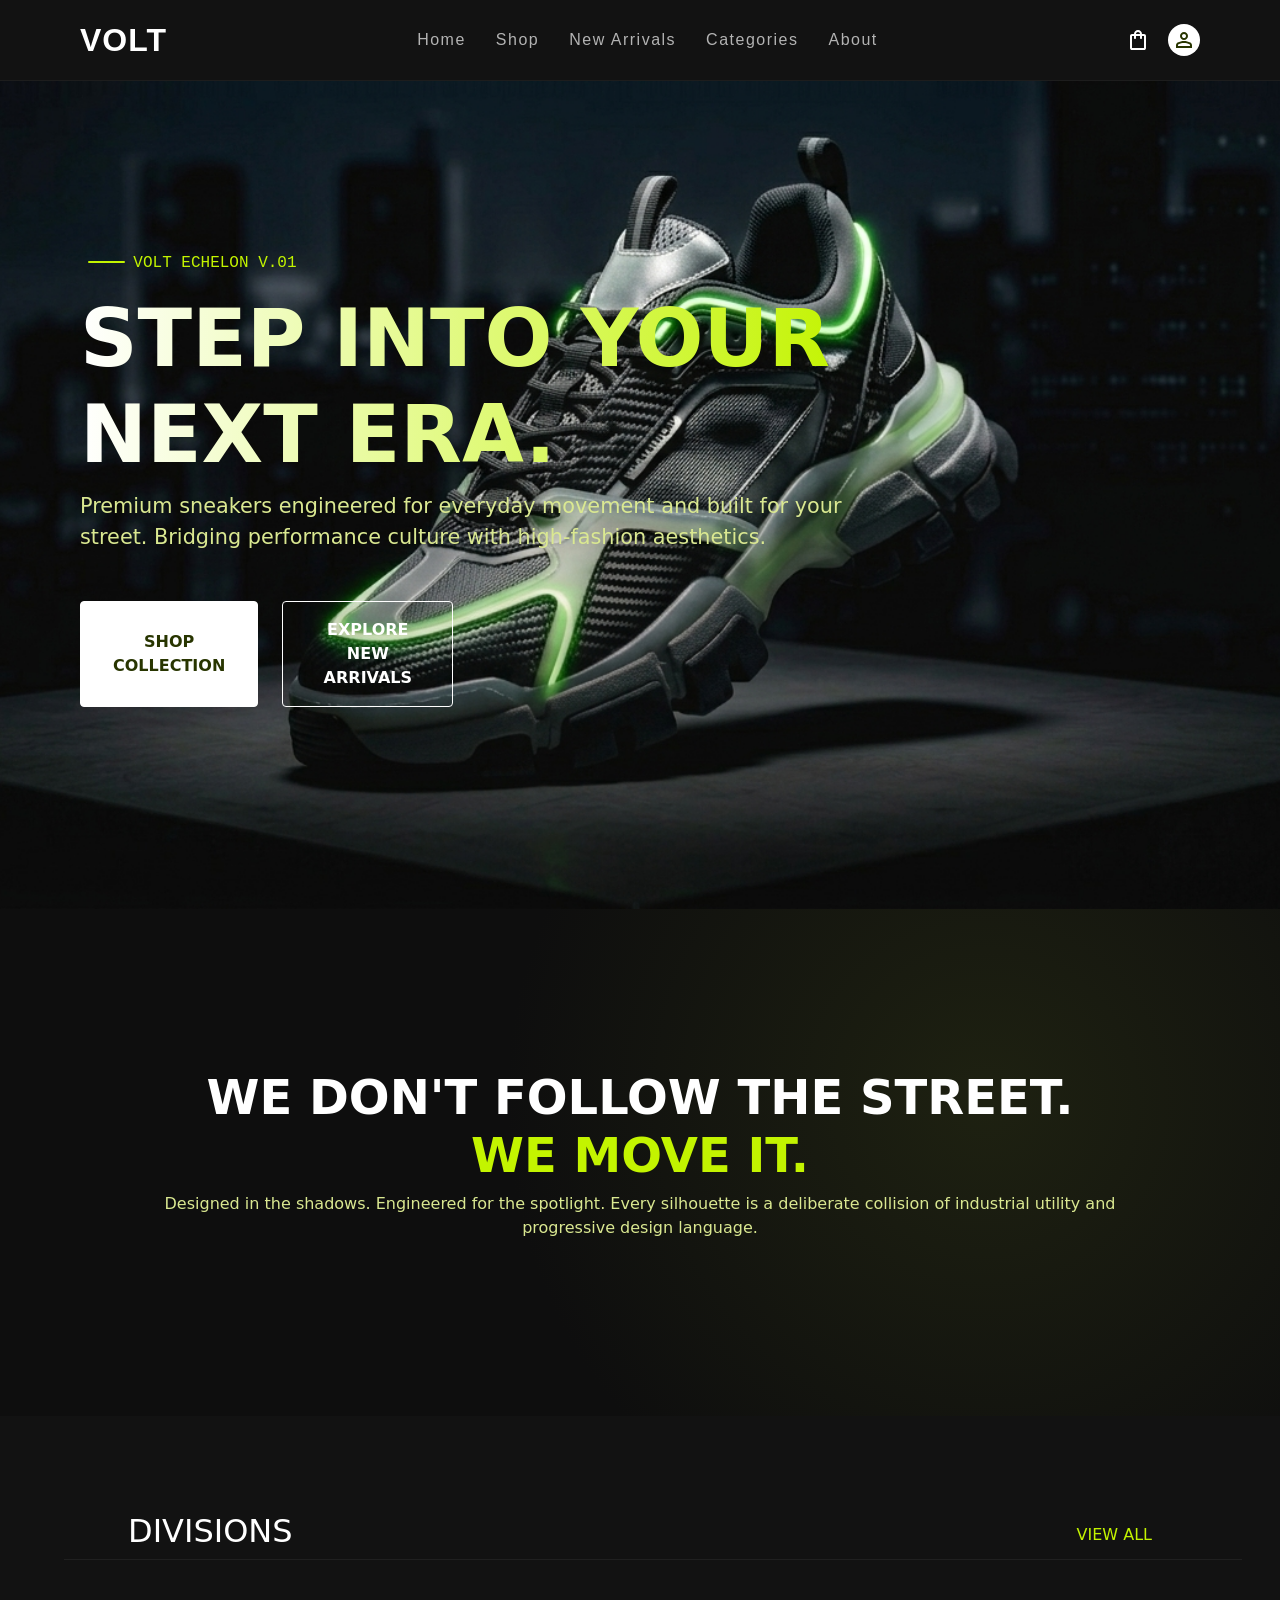
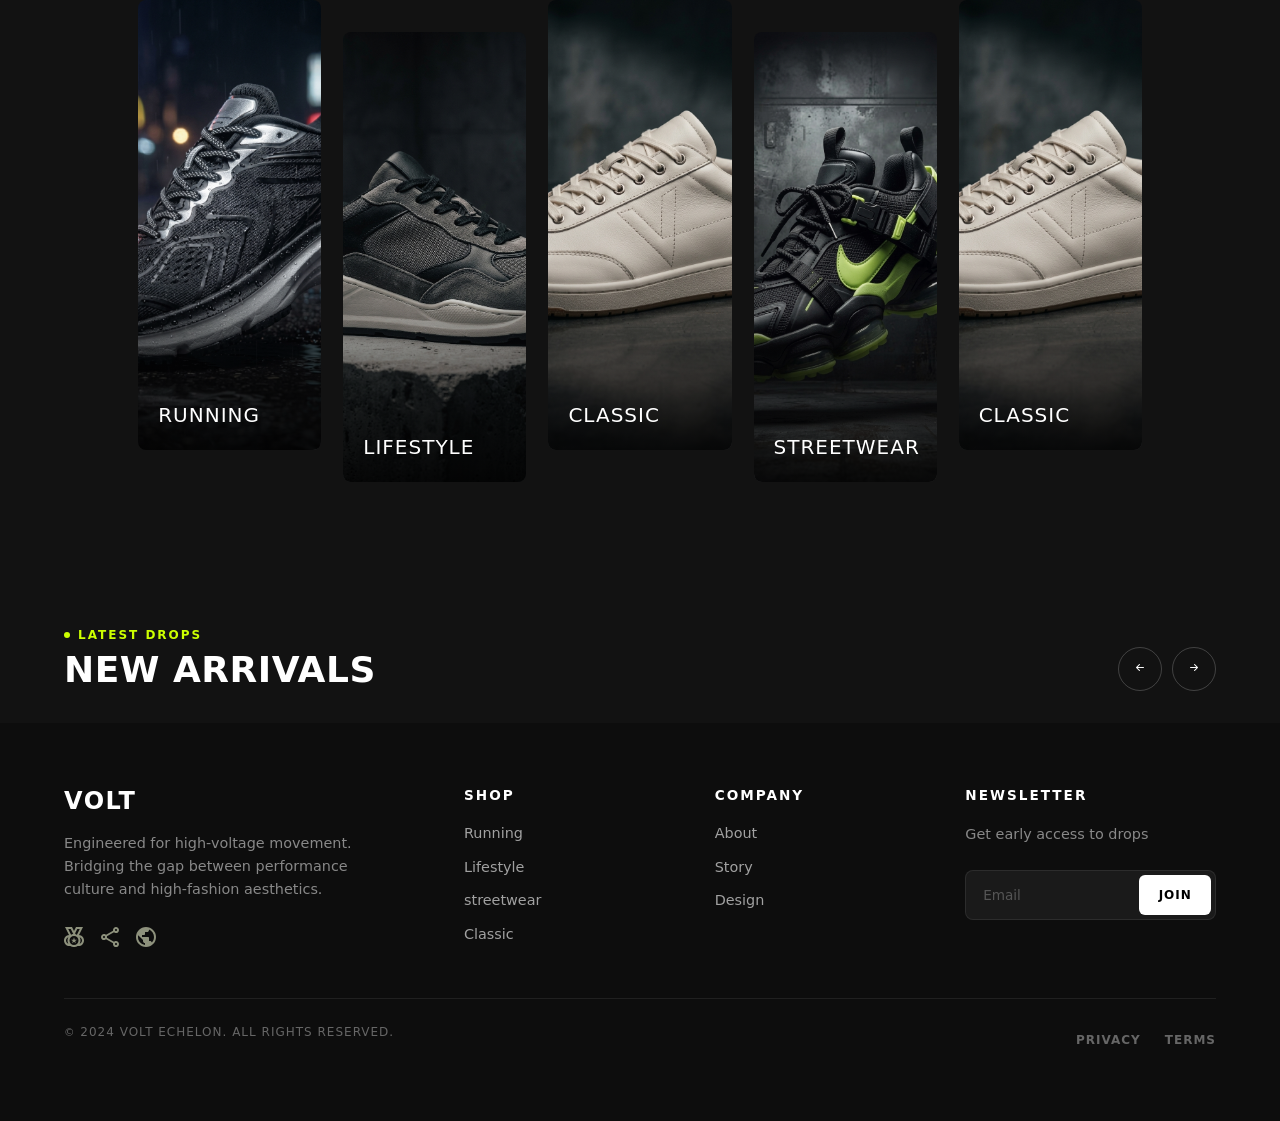
<file: index.html>
<!DOCTYPE html>
<html lang="en">

<head>
    <meta charset="UTF-8">
    <meta name="viewport" content="width=device-width, initial-scale=1.0">
    <meta name="description" content="Shop premium sneakers at VOLT — a modern streetwear store with smart search,\
        filters, and an interactive shopping cart.">
    <meta name="author" content="Zeyad Amin">
    <link href="https://cdn.jsdelivr.net/npm/bootstrap@5.3.8/dist/css/bootstrap.min.css" rel="stylesheet">
    <link rel="stylesheet" href="https://cdn.jsdelivr.net/npm/bootstrap-icons@1.13.1/font/bootstrap-icons.min.css">
    <link rel="stylesheet" href="css/global.css">
    <link rel="stylesheet" href="css/components/navbar.css">
    <link rel="stylesheet" href="css/pages/home.css">
    <link rel="stylesheet" href="css/components/footer.css">
    <title>VOLT — Premium Sneakers</title>
</head>

<body>
    <div id="navbar"></div>

    <main>
        <!-- hero section -->
        <section id="hero">
            <div id="hero-content" class="col-lg-4 col-md-6 col-sm-12 text-center text-lg-start">
                <div class="eyebrow">
                    <span></span>
                    <p>VOLT ECHELON V.01</p>
                </div>
                <h1>
                    STEP INTO YOUR NEXT
                    ERA.
                </h1>
                <p>Premium sneakers engineered for everyday movement and built for
                    your street. Bridging performance culture with high-fashion
                    aesthetics.</p>
                <div id="hero-btns">
                    <button class="btn btn-secondary shop-collection">SHOP COLLECTION</button>
                    <button class="btn btn-outline-secondary explore">EXPLORE NEW ARRIVALS</button>
                </div>
            </div>
        </section>
        <!-- brand statement -->
        <section class="brand-statement">
            <h1>WE DON'T FOLLOW THE STREET. <br>
                <span>WE MOVE IT.</span>
            </h1>
            <p>Designed in the shadows. Engineered for the spotlight. Every silhouette is a deliberate
                collision of industrial utility and progressive design language.</p>
        </section>
        <section class="divisions">
            <!-- Section Header -->
            <div class="section-header-top">
                <h2>DIVISIONS</h2>
                <a href="#">VIEW ALL</a>
            </div>

            <hr>
            <div class="divisions-grid">
                <a href="#" class="division-card">
                    <img src="./assets/images/categories/Gemini_Generated_Image_m293fam293fam293.jpeg" alt="Running">
                    <span>RUNNING</span>
                </a>
                <a href="#" class="division-card">
                    <img src="./assets/images/categories/Gemini_Generated_Image_jv0uafjv0uafjv0u.jpeg" alt="Lifestyle">
                    <span>LIFESTYLE</span>
                </a>
                <a href="#" class="division-card">
                    <img src="./assets/images/categories/Gemini_Generated_Image_lqr2qylqr2qylqr2.jpeg" alt="Classic">
                    <span>CLASSIC</span>
                </a>
                <a href="#" class="division-card">
                    <img src="./assets/images/categories/Gemini_Generated_Image_qt5bhfqt5bhfqt5b.jpeg" alt="Streetwear">
                    <span>STREETWEAR</span>
                </a>
                <a href="#" class="division-card">
                    <img src="./assets/images/categories/Gemini_Generated_Image_lqr2qylqr2qylqr2.jpeg" alt="Classic">
                    <span>CLASSIC</span>
                </a>
            </div>
        </section>
        <section class="new-arrivals">
            <div class="section-header">
                <div class="section-label">
                    <span class="new-arrivals-dot"></span>
                    <span>LATEST DROPS</span>
                </div>
                <h1>NEW ARRIVALS</h1>
            </div>

            <div class="carousel-controls">
                <button type="button" aria-label="Previous slide">
                    <i class="bi bi-arrow-left-short"></i>
                </button>
                <button type="button" aria-label="Next slide">
                    <i class="bi bi-arrow-right-short"></i>
                </button>
            </div>
        </section>
    </main>


    <footer></footer>
    <script src="js/main.js" type="module"></script>
</body>

</html>
</file>
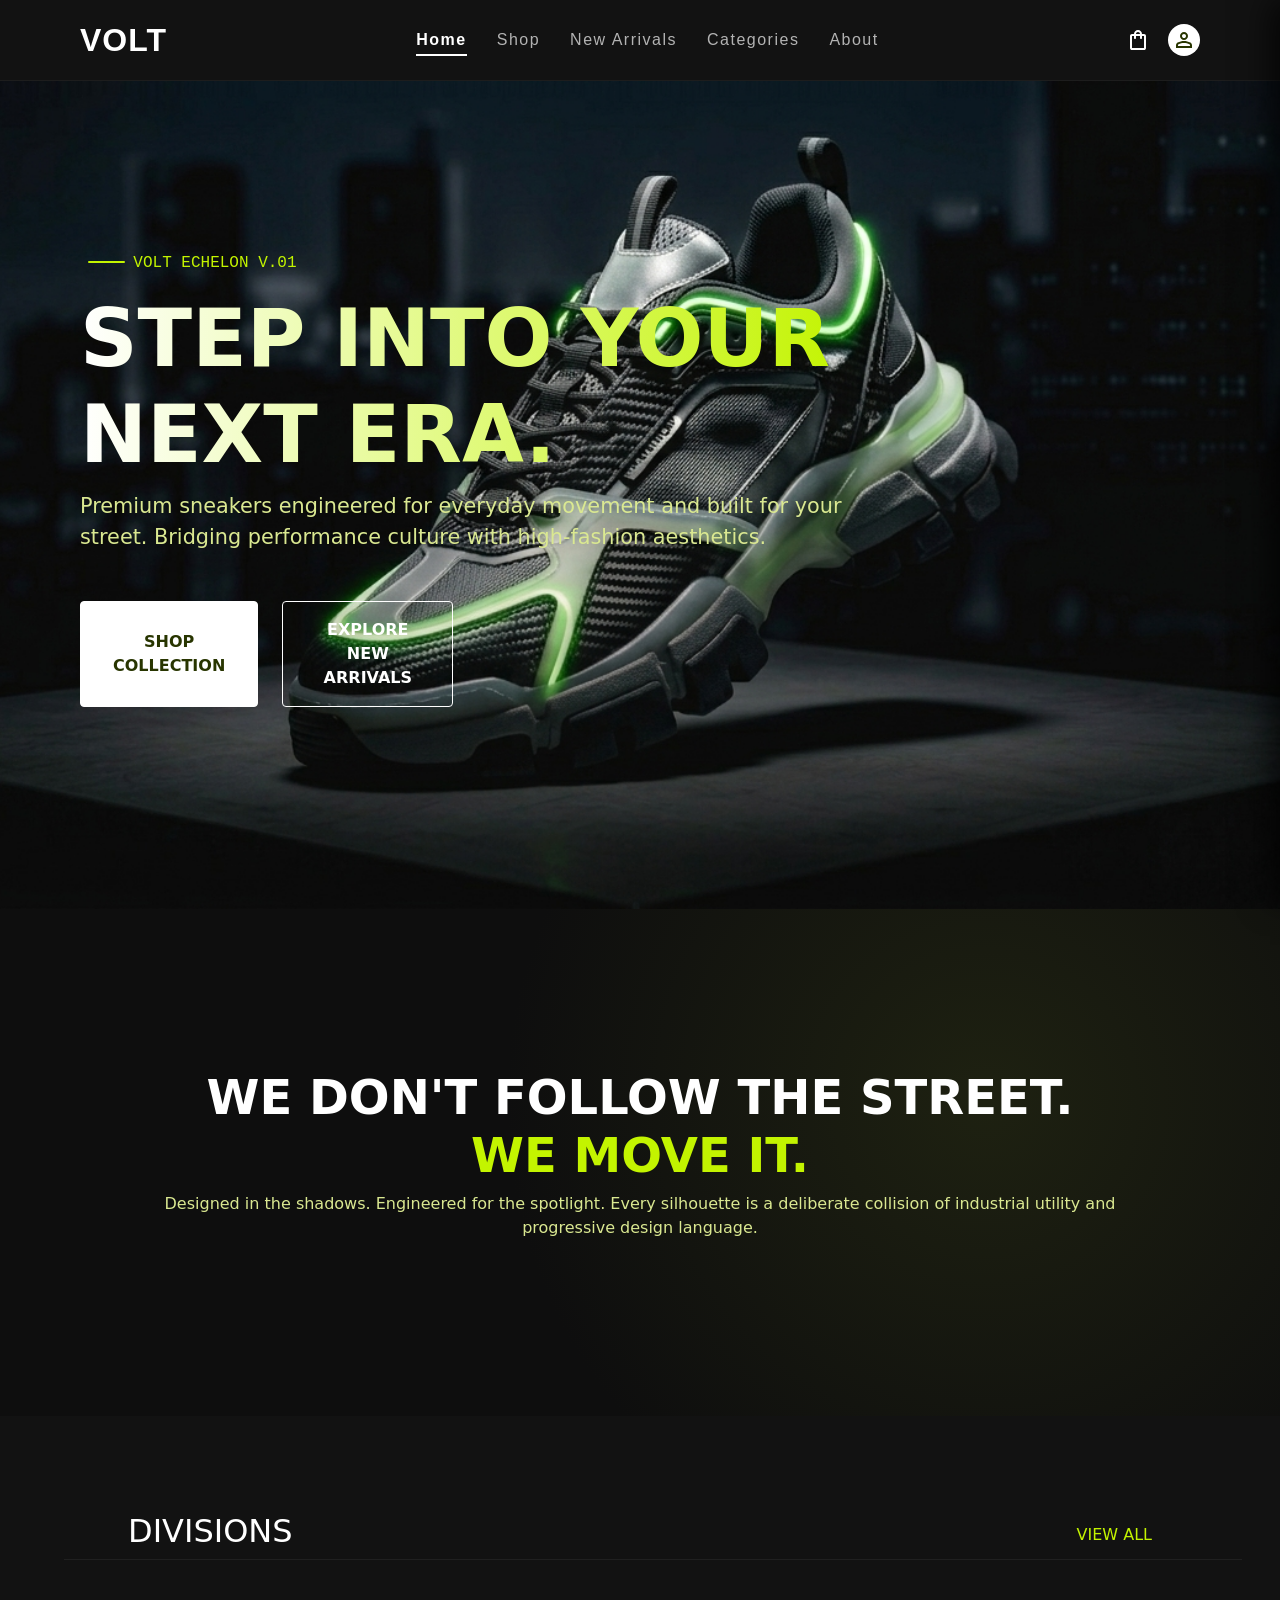
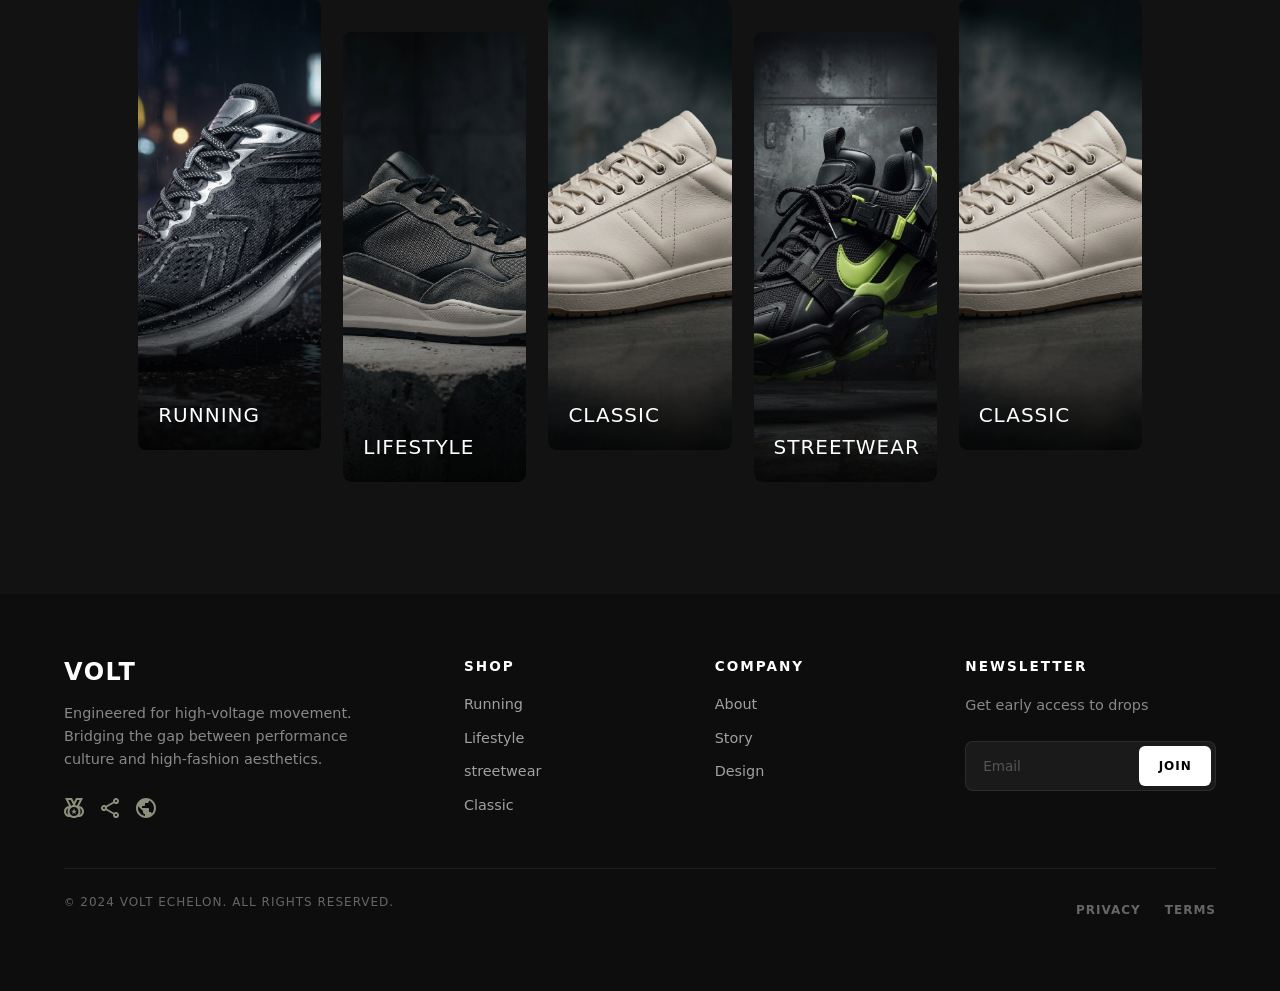
<file: pages/index.html>
<!DOCTYPE html>
<html lang="en">

<head>
    <meta charset="UTF-8">
    <meta name="viewport" content="width=device-width, initial-scale=1.0">
    <meta name="description" content="Shop premium sneakers at VOLT — a modern streetwear store with smart search,\
        filters, and an interactive shopping cart.">
    <meta name="author" content="Zeyad Amin">
    <link href="https://cdn.jsdelivr.net/npm/bootstrap@5.3.8/dist/css/bootstrap.min.css" rel="stylesheet">
    <link rel="stylesheet" href="https://cdn.jsdelivr.net/npm/bootstrap-icons@1.13.1/font/bootstrap-icons.min.css">
    <link rel="stylesheet" href="../css/global.css">
    <link rel="stylesheet" href="../css/components/navbar.css">
    <link rel="stylesheet" href="../css/components/cart.css">
    <link rel="stylesheet" href="../css/pages/home.css">
    <link rel="stylesheet" href="../css/components/footer.css">
    <title>VOLT — Premium Sneakers</title>
</head>

<body>
    <div id="navbar"></div>
    <div id="cart-container"></div>
    <main>
        <section id="hero">
            <div id="hero-content" class="col-lg-4 col-md-6 col-sm-12 text-center text-lg-start">
                <div class="eyebrow">
                    <span></span>
                    <p>VOLT ECHELON V.01</p>
                </div>
                <h1>
                    STEP INTO YOUR NEXT
                    ERA.
                </h1>
                <p>Premium sneakers engineered for everyday movement and built for
                    your street. Bridging performance culture with high-fashion
                    aesthetics.</p>
                <div id="hero-btns">
                    <button class="btn btn-secondary shop-collection">SHOP COLLECTION</button>
                    <button class="btn btn-outline-secondary explore">EXPLORE NEW ARRIVALS</button>
                </div>
            </div>
        </section>
        <!-- brand statement -->
        <section class="brand-statement">
            <h1>WE DON'T FOLLOW THE STREET. <br>
                <span>WE MOVE IT.</span>
            </h1>
            <p>Designed in the shadows. Engineered for the spotlight. Every silhouette is a deliberate
                collision of industrial utility and progressive design language.</p>
        </section>
        <section class="divisions">
            <!-- Section Header -->
            <div class="section-header-top">
                <h2>DIVISIONS</h2>
                <a href="shop.html">VIEW ALL</a>
            </div>
        
            <hr>
            <div class="divisions-grid">
                <a href="shop.html" class="division-card">
                    <img src="../assets/images/categories/Gemini_Generated_Image_m293fam293fam293.jpeg" alt="Running">
                    <span>RUNNING</span>
                </a>
                <a href="shop.html" class="division-card">
                    <img src="../assets/images/categories/Gemini_Generated_Image_jv0uafjv0uafjv0u.jpeg" alt="Lifestyle">
                    <span>LIFESTYLE</span>
                </a>
                <a href="shop.html" class="division-card">
                    <img src="../assets/images/categories/Gemini_Generated_Image_lqr2qylqr2qylqr2.jpeg" alt="Classic">
                    <span>CLASSIC</span>
                </a>
                <a href="shop.html" class="division-card">
                    <img src="../assets/images/categories/Gemini_Generated_Image_qt5bhfqt5bhfqt5b.jpeg" alt="Streetwear">
                    <span>STREETWEAR</span>
                </a>
                <a href="shop.html" class="division-card">
                    <img src="../assets/images/categories/Gemini_Generated_Image_lqr2qylqr2qylqr2.jpeg" alt="Classic">
                    <span>CLASSIC</span>
                </a>
            </div>
        </section>
        
    </main>


    <footer></footer>
    <script src="../js/index.js" type="module"></script>
    <script src="../js/components.js" type="module"></script>
</body>

</html>
</file>
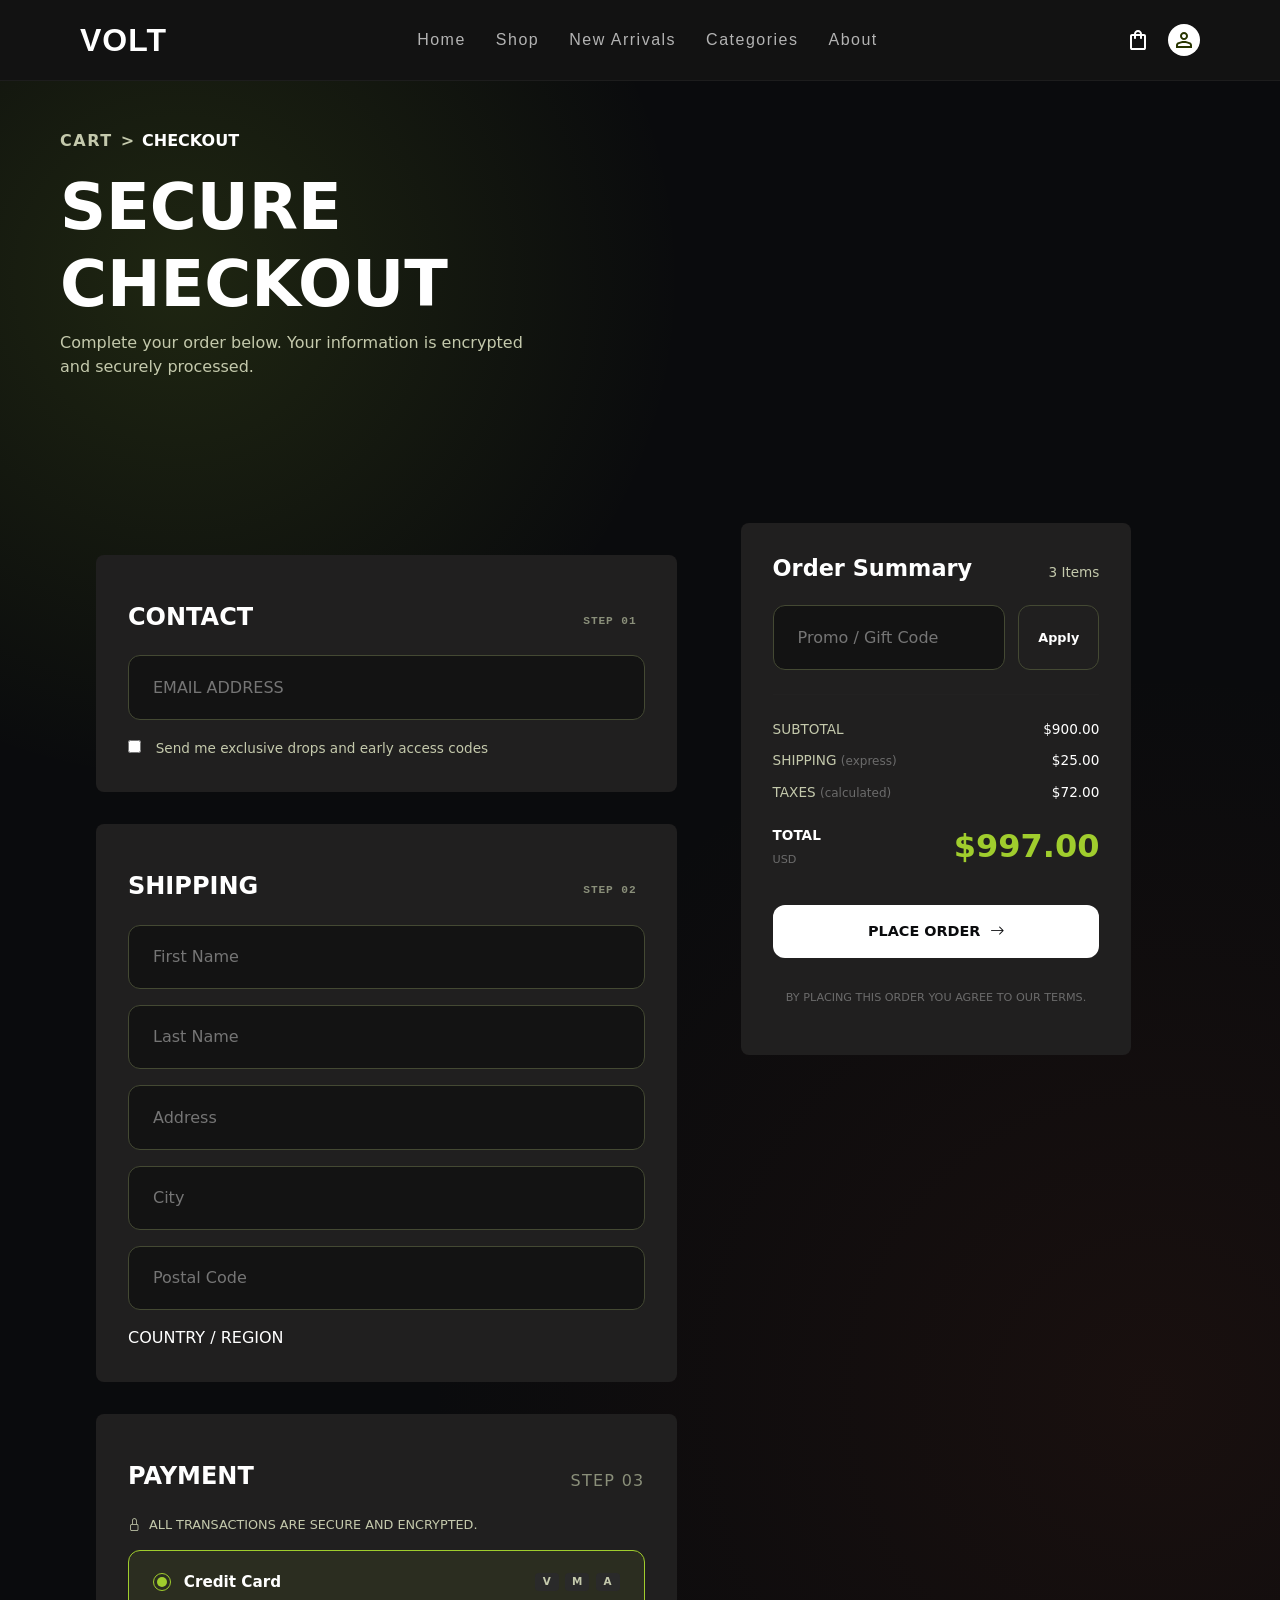
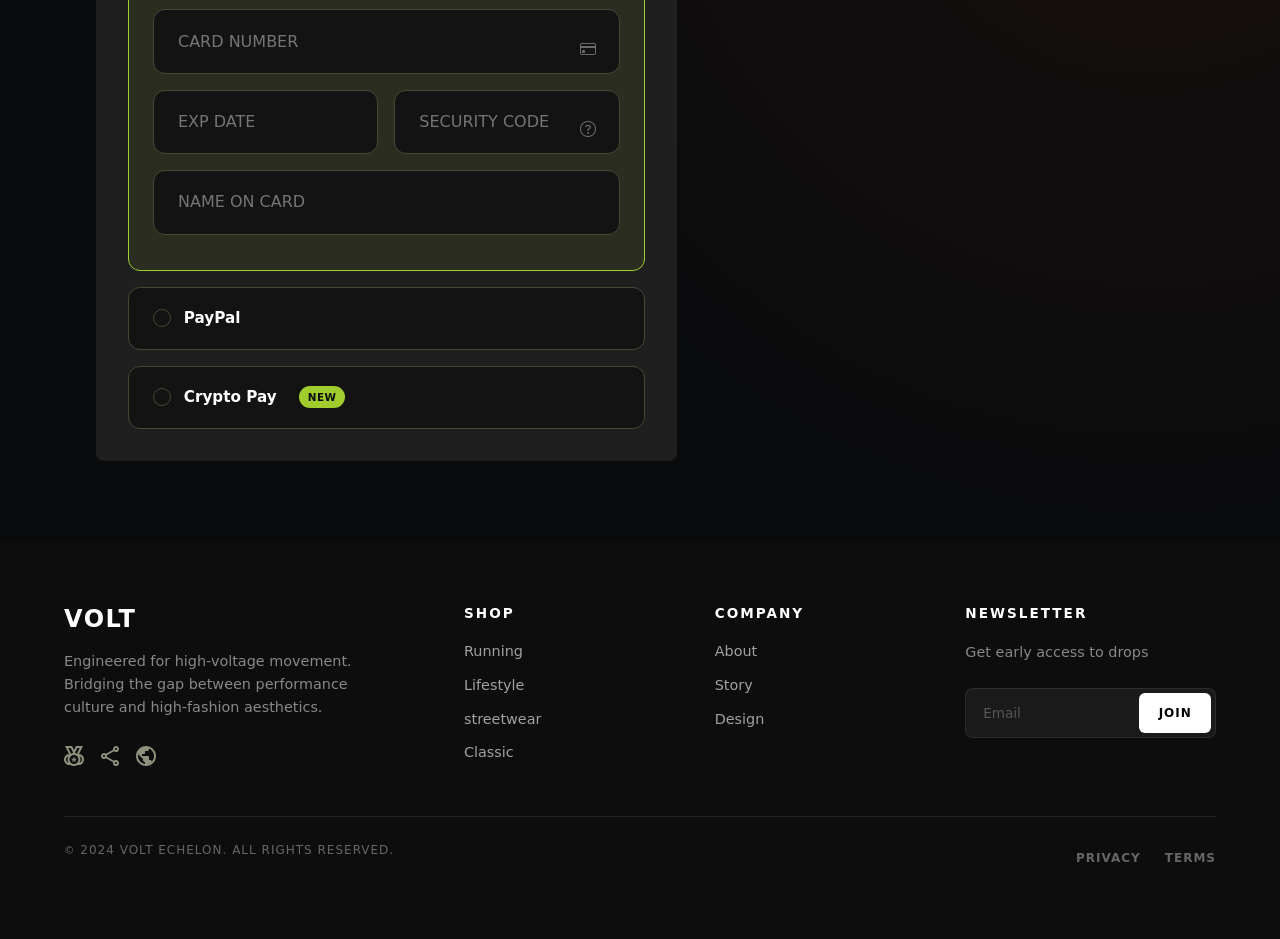
<file: checkout.html>
<!DOCTYPE html>
<html lang="en">

<head>
    <meta charset="UTF-8">
    <meta name="viewport" content="width=device-width, initial-scale=1.0">
    <link href="https://cdn.jsdelivr.net/npm/bootstrap@5.3.8/dist/css/bootstrap.min.css" rel="stylesheet">
    <link rel="stylesheet" href="https://cdn.jsdelivr.net/npm/bootstrap-icons@1.13.1/font/bootstrap-icons.min.css">

    <link rel="stylesheet" href="/css/components/navbar.css">
    <link rel="stylesheet" href="/css/components/footer.css">
    <link rel="stylesheet" href="css/pages/checkout.css">
    <link rel="stylesheet" href="css/global.css">

    <title>Checkout</title>
</head>

<body>
    <nav id="navbar"></nav>
    <main>
        <section class="checkout-header p-5">
            <div class="container-fluid mb-5">
                <!-- Breadcrumb Navigation -->
                <nav aria-label="breadcrumb" class="mb-3">
                    <ol class="breadcrumb ">
                        <li class="breadcrumb-item"><a href="#" class="text-decoration-none">CART</a></li>
                        <li class="breadcrumb-item active" aria-current="page">CHECKOUT</li>
                    </ol>
                </nav>

                <!-- Page Title -->
                <h1 class="hero-text">
                    SECURE<br>CHECKOUT
                </h1>

                <!-- Subtitle / Description -->
                <p class="subtitle text-muted mb-0">
                    Complete your order below. Your information is encrypted<br class="d-none d-md-inline"> and securely
                    processed.
                </p>
            </div>
        </section>
        <section class="Container">
            

                <div id="forms">
                    <form action="/" class="checkout-form" method="post">
                        <div class="form-header">
                            <h1>CONTACT</h1>
                            <span class="step-label">step 01</span>
                        </div>
                        <input type="email" placeholder="EMAIL ADDRESS" class="d-block">
                        <input type="checkbox">
                        <label>Send me exclusive drops and early access codes</label>
                    </form>

                    <form action="/" class="shipping-form">
                        <div class="d-flex justify-content-between align-items-center">
                            <h1>SHIPPING</h1>
                            <span class="step-label">step 02</span>
                        </div>
                        <input type="text" aria-label="fname" placeholder="First Name">
                        <input type="text" aria-label="lname" placeholder="Last Name">
                        <input type="text" aria-label="address" placeholder="Address">
                        <input type="text" aria-label="city" placeholder="City">
                        <input type="text" aria-label="postal-code" placeholder="Postal Code">
                        <div class="dropdown">COUNTRY / REGION
                            <div class="dropdown-content"></div>
                        </div>
                    </form>

                    <form class="payment-card" action="/" method="post">
                        <div class="payment-header">
                            <h2>PAYMENT</h2>
                            <span class="step-label">STEP 03</span>
                        </div>

                        <p class="security-note">
                            <i class="bi bi-lock"></i> ALL TRANSACTIONS ARE SECURE AND ENCRYPTED.
                        </p>

                        <div class="payment-options">
                            <!-- Credit Card Option -->
                            <div class="payment-option active">
                                <div class="option-header">
                                    <label class="radio-container">
                                        <input type="radio" name="payment_method" value="credit_card" checked>
                                        <span class="radio-mark"></span>
                                        <span class="option-title">Credit Card</span>
                                    </label>
                                    <div class="card-badges">
                                        <span>V</span>
                                        <span>M</span>
                                        <span>A</span>
                                    </div>
                                </div>

                                <div class="card-details">
                                    <div class="field-group">
                                        <input type="text" placeholder="CARD NUMBER" name="card_number" required>
                                        <i class="bi bi-credit-card icon"></i>
                                    </div>
                                    <div class="field-row">
                                        <div class="field-group">
                                            <input type="text" placeholder="EXP DATE" name="exp_date" required>
                                        </div>
                                        <div class="field-group">
                                            <input type="text" placeholder="SECURITY CODE" name="security_code"
                                                required>
                                            <i class="bi bi-question-circle icon"></i>
                                        </div>
                                    </div>
                                    <div class="field-group">
                                        <input type="text" placeholder="NAME ON CARD" name="card_name" required>
                                    </div>
                                </div>
                            </div>

                            <!-- PayPal Option -->
                            <div class="payment-option">
                                <label class="radio-container">
                                    <input type="radio" name="payment_method" value="paypal">
                                    <span class="radio-mark"></span>
                                    <span class="option-title">PayPal</span>
                                </label>
                            </div>

                            <!-- Crypto Option -->
                            <div class="payment-option">
                                <label class="radio-container">
                                    <input type="radio" name="payment_method" value="crypto">
                                    <span class="radio-mark"></span>
                                    <span class="option-title">Crypto Pay</span>
                                    <span class="badge-new">NEW</span>
                                </label>
                            </div>
                        </div>
                    </form>
                </div>

                <div class="order-summary">
                    <div class="d-flex justify-content-between align-items-center">
                        <h1>Order Summary</h1>
                        <span>3 Items</span>
                    </div>
                    <div class="product-list">
                        <form method="GET">
                            <input type="text" placeholder="Promo / Gift Code">
                            <button type="submit">Apply</button>
                        </form>
                    </div>
                    <hr>
                    <div class="checkout-summary">
                        <div class="summary-breakdown">
                            <div class="breakdown-row">
                                <span class="label">SUBTOTAL</span>
                                <span class="value">$900.00</span>
                            </div>
                            <div class="breakdown-row">
                                <span class="label">SHIPPING <span class="sub-label">(express)</span></span>
                                <span class="value">$25.00</span>
                            </div>
                            <div class="breakdown-row">
                                <span class="label">TAXES <span class="sub-label">(calculated)</span></span>
                                <span class="value">$72.00</span>
                            </div>
                        </div>
                        <div class="summary-total">
                            <div class="total-label-group">
                                <span class="total-title">TOTAL</span>
                                <span class="currency">USD</span>
                            </div>
                            <span class="total-amount">$997.00</span>
                        </div>
                        <button type="button" class="btn-place-order">
                            PLACE ORDER <i class="bi bi-arrow-right"></i>
                        </button>
                        <p class="terms-note">BY PLACING THIS ORDER YOU AGREE TO OUR TERMS.</p>
                    </div>
                </div>
            
        </section>
    </main>
    <footer></footer>
    <script src="js/main.js" type="module"></script>
</body>

</html>
</file>
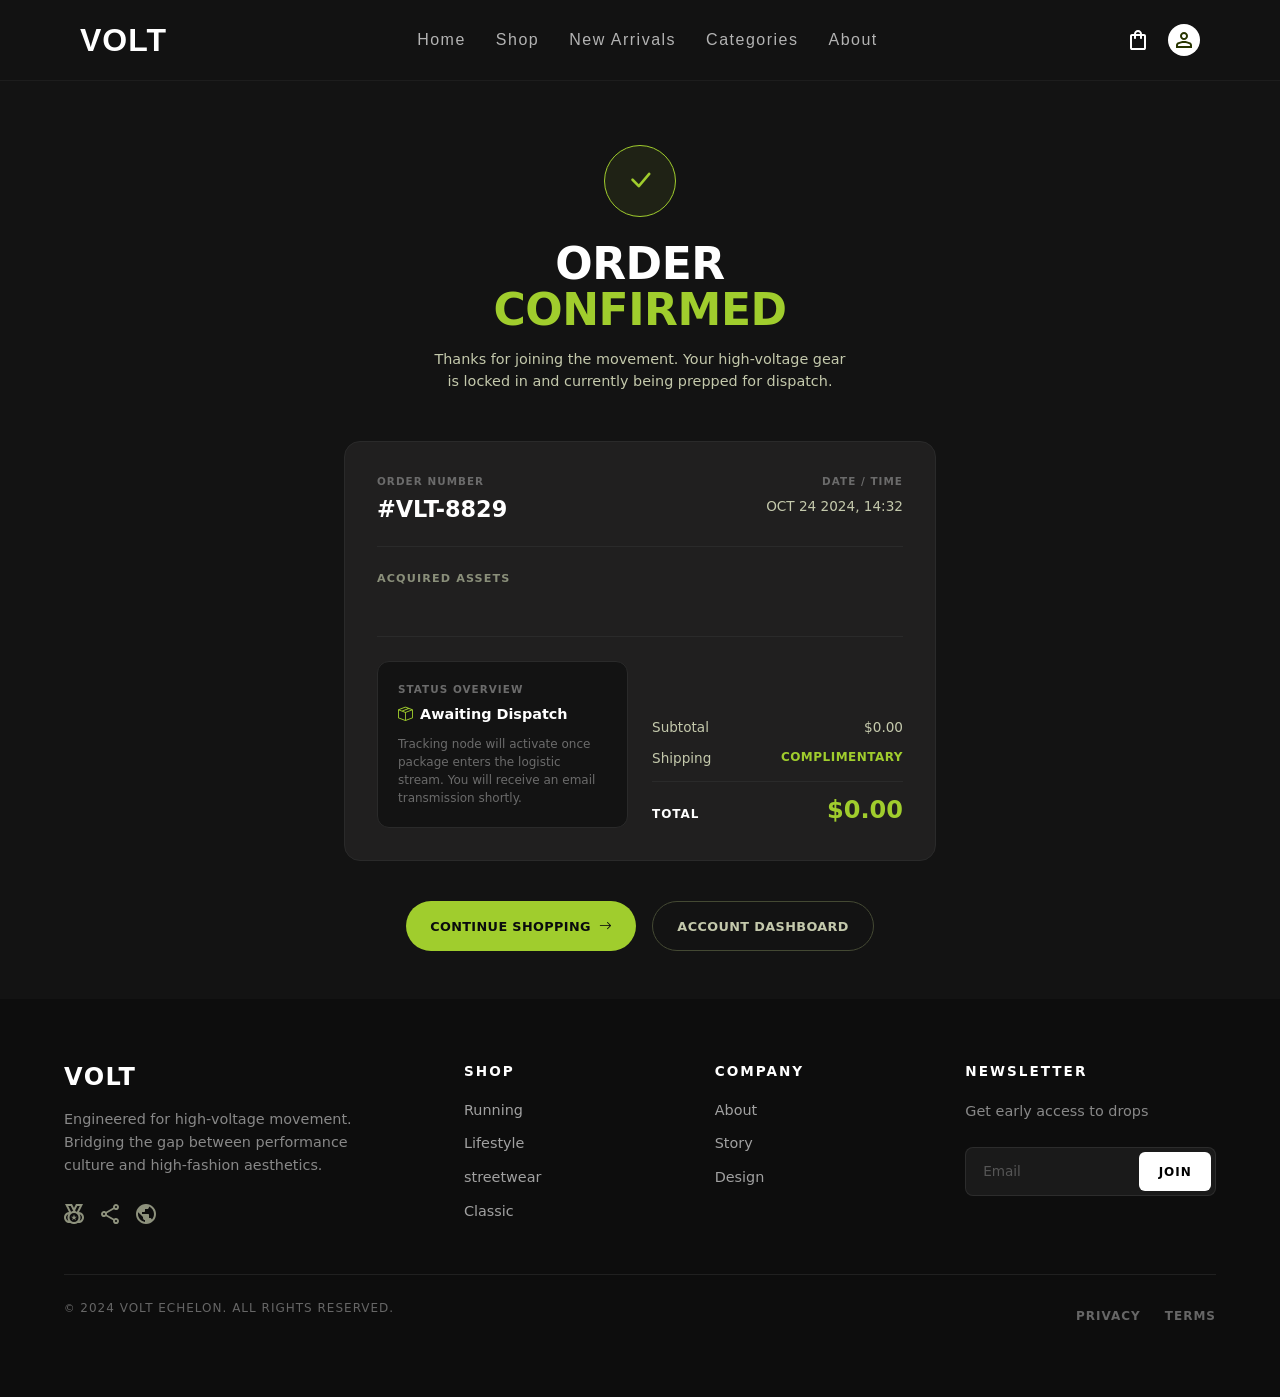
<file: order-confirmed.html>
<!DOCTYPE html>
<html lang="en">

<head>
    <meta charset="UTF-8">
    <meta name="viewport" content="width=device-width, initial-scale=1.0">
    <link href="https://cdn.jsdelivr.net/npm/bootstrap@5.3.8/dist/css/bootstrap.min.css" rel="stylesheet">
    <link rel="stylesheet" href="https://cdn.jsdelivr.net/npm/bootstrap-icons@1.13.1/font/bootstrap-icons.min.css">
    <link rel="stylesheet" href="css/components/navbar.css">
    <link rel="stylesheet" href="css/components/footer.css">
    <link rel="stylesheet" href="css/pages/order-confirmed.css">
    <link rel="stylesheet" href="css/global.css">
    <title>Volt Sneaker Store</title>

</head>

<body>
    <nav id="navbar"></nav>
    <div class="confirmation-container">
        <!-- Top Success Icon & Message -->
        <div class="text-center mb-5">
            <div class="check-icon-wrapper mx-auto mb-3">
                <i class="bi bi-check-lg"></i>
            </div>
            <h1 class="confirmation-title">ORDER<br><span class="highlight">CONFIRMED</span></h1>
            <p class="confirmation-subtitle">
                Thanks for joining the movement. Your high-voltage gear is locked in and currently being prepped for
                dispatch.
            </p>
        </div>

        <!-- Dynamic Receipt Card -->
        <div class="receipt-card">
            <div class="receipt-header">
                <div>
                    <span class="meta-label">ORDER NUMBER</span>
                    <h2 id="order-id" class="order-number">#VLT-8829</h2>
                </div>
                <div class="text-end">
                    <span class="meta-label">DATE / TIME</span>
                    <p id="order-date" class="order-date-value">OCT 24 2024, 14:32</p>
                </div>
            </div>

            <span class="section-heading">ACQUIRED ASSETS</span>

            <!-- Dynamic Products Container -->
            <div id="items-container" class="items-list">
                <!-- Items will be injected here via JavaScript -->
            </div>

            <!-- Bottom Breakdown & Status -->
            <div class="receipt-footer">
                <!-- Status Box -->
                <div class="status-box">
                    <span class="meta-label">STATUS OVERVIEW</span>
                    <div class="status-title">
                        <i class="bi bi-box-seam me-2"></i>
                        <span id="order-status">Awaiting Dispatch</span>
                    </div>
                    <p class="status-desc">
                        Tracking node will activate once package enters the logistic stream. You will receive an email
                        transmission shortly.
                    </p>
                </div>

                <!-- Pricing Breakdown -->
                <div class="pricing-summary">
                    <div class="price-row">
                        <span>Subtotal</span>
                        <span id="subtotal-val">$0.00</span>
                    </div>
                    <div class="price-row">
                        <span>Shipping</span>
                        <span id="shipping-val" class="highlight-green">COMPLIMENTARY</span>
                    </div>
                    <div class="price-row total-row">
                        <span class="total-label">TOTAL</span>
                        <span id="total-val" class="total-amount">$0.00</span>
                    </div>
                </div>
            </div>
        </div>

        <!-- Action Buttons -->
        <div class="actions-group">
            <a href="#" class="btn-volt">CONTINUE SHOPPING <i class="bi bi-arrow-right"></i></a>
            <a href="#" class="btn-dark-outline">ACCOUNT DASHBOARD</a>
        </div>
    </div>
    <footer></footer>
    <script src="js/main.js" type="module"></script>
</body>

</html>
</file>
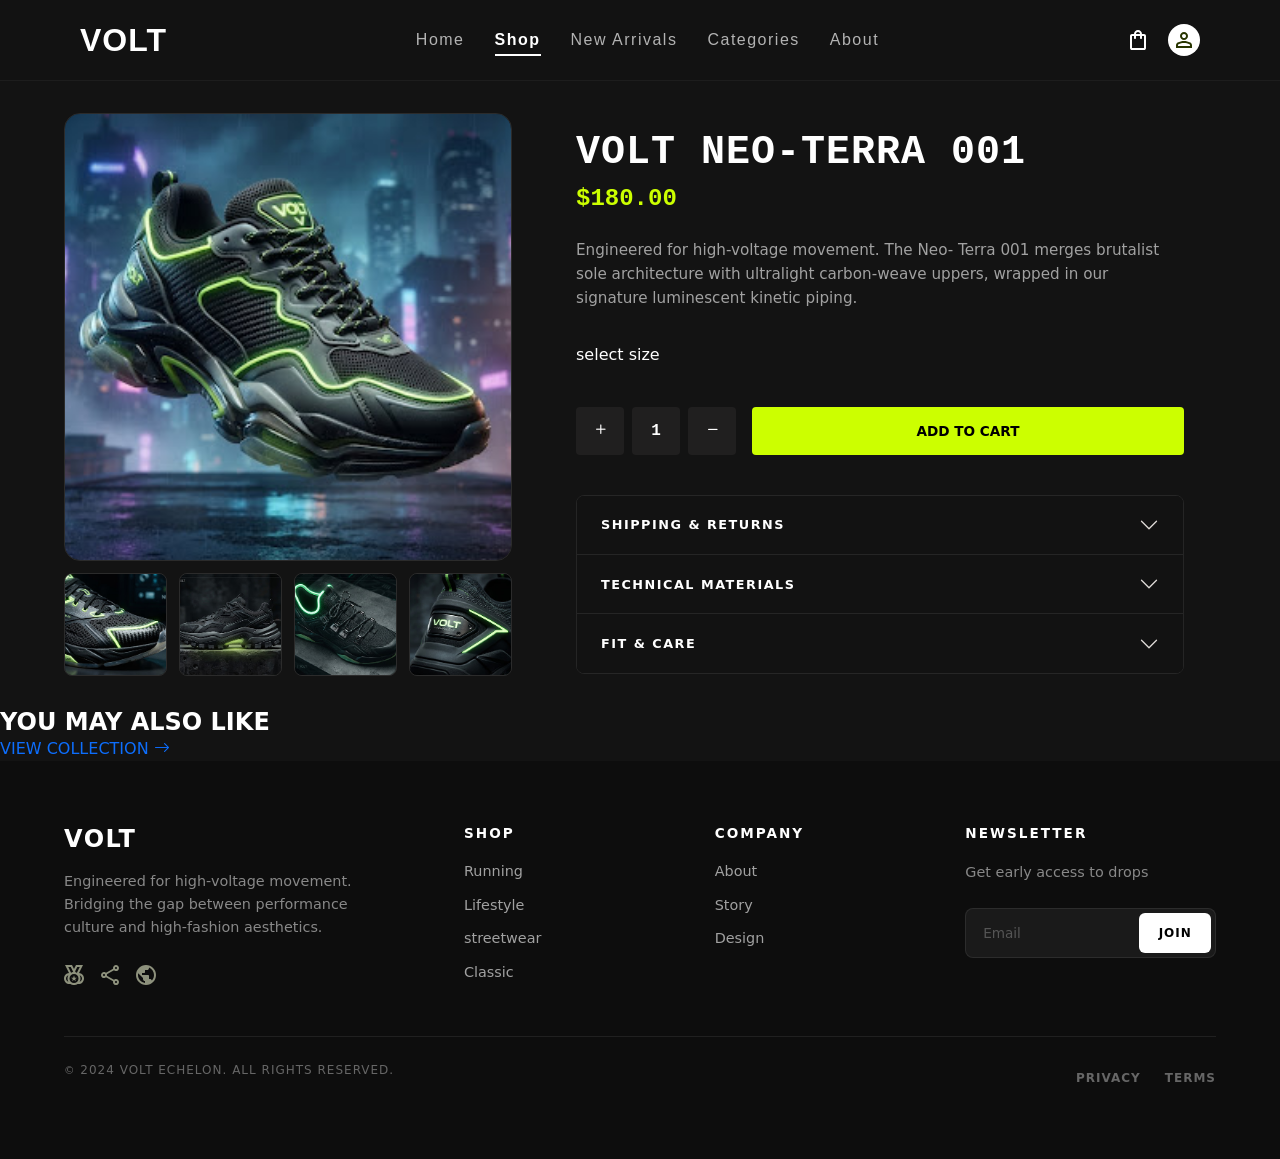
<file: product-detail.html>
<!DOCTYPE html>
<html lang="en">

<head>
    <meta charset="UTF-8">
    <meta name="viewport" content="width=device-width, initial-scale=1.0">
    <meta name="description" content="Shop premium sneakers at VOLT — a modern streetwear store with smart search,\
        filters, and an interactive shopping cart.">
    <meta name="author" content="Zeyad Amin">
    <link href="https://cdn.jsdelivr.net/npm/bootstrap@5.3.8/dist/css/bootstrap.min.css" rel="stylesheet">
    <link rel="stylesheet" href="https://cdn.jsdelivr.net/npm/bootstrap-icons@1.13.1/font/bootstrap-icons.min.css">
    <link rel="stylesheet" href="/css/components/navbar.css">
    <link rel="stylesheet" href="/css/components/footer.css">
    <link rel="stylesheet" href="css/pages/product-detail.css">
    <link rel="stylesheet" href="css/global.css">
    <title>product detail</title>
</head>

<body>
    <div id="navbar"></div>
    <main>
        <section class="upper-section">

            <section class="product-gallery">
                <div class="main-img">
                    <img src="assets/images/products/unnamed.jpg" alt="">
                </div>
                <div class="thumbnails">
                    <img src="assets/images/products/unnamed (1).jpg" alt="">
                    <img src="assets/images/products/unnamed (2).jpg" alt="">
                    <img src="assets/images/products/unnamed (3).jpg" alt="">
                    <img src="assets/images/products/unnamed (4).jpg" alt="">
                </div>
            </section>
            <section class="product-detail">
                <div class="upper-label">
                    <p></p>
                    <div class="stars">
                    </div>
                </div>
                <h1 class="product-name">VOLT NEO-TERRA
                    001</h1>
                <h3 class="detail-price">$180.00</h3>
                <p class="description">Engineered for high-voltage movement. The Neo-
                    Terra 001 merges brutalist sole architecture with
                    ultralight carbon-weave uppers, wrapped in our
                    signature luminescent kinetic piping.</p>
                <div class="sizes">
                    <p>select size</p>
                </div>
                <div class="add-to-cart">
                    <button class="plus">
                        <i class="bi bi-plus"></i>
                    </button>
                    <p>0</p>
                    <button class="minus">
                        <i class="bi bi-dash"></i> </button>
                    <button>ADD TO CART</button>
                </div>
                <section class="accordion" id="accordion">
                    <div class="accordion-item">
                        <h2 class="accordion-header">
                            <button class="accordion-button collapsed" type="button" data-bs-toggle="collapse"
                                data-bs-target="#collapseOne" aria-expanded="false" aria-controls="collapseOne">
                                SHIPPING & RETURNS
                            </button>
                        </h2>
                        <div id="collapseOne" class="accordion-collapse collapse" data-bs-parent="#accordion">
                            <div class="accordion-body">
                                Express shipping worldwide within 3–5 business days. Standard delivery is free on all
                                orders
                                over $150. We offer hassle-free 30-day returns and exchanges provided the items are
                                unworn
                                and in their original packaging.
                            </div>
                        </div>
                    </div>
                    <div class="accordion-item">
                        <h2 class="accordion-header">
                            <button class="accordion-button collapsed" type="button" data-bs-toggle="collapse"
                                data-bs-target="#collapseTwo" aria-expanded="false" aria-controls="collapseTwo">
                                TECHNICAL MATERIALS
                            </button>
                        </h2>
                        <div id="collapseTwo" class="accordion-collapse collapse" data-bs-parent="#accordion">
                            <div class="accordion-body">
                                Crafted with ultralight carbon-weave uppers for maximum breathability and structural
                                integrity. Features a brutalist dual-density EVA sole architecture, reinforced
                                luminescent
                                kinetic piping, and high-traction rubber outsoles engineered for high-voltage movement.
                            </div>
                        </div>
                    </div>
                    <div class="accordion-item">
                        <h2 class="accordion-header">
                            <button class="accordion-button collapsed" type="button" data-bs-toggle="collapse"
                                data-bs-target="#collapseThree" aria-expanded="false" aria-controls="collapseThree">
                                FIT & CARE
                            </button>
                        </h2>
                        <div id="collapseThree" class="accordion-collapse collapse" data-bs-parent="#accordion">
                            <div class="accordion-body">
                                Runs true to size; for half-sizes or wider feet, we recommend sizing up. Spot clean
                                using a
                                damp cloth and mild cleanser. Air dry at room temperature—do not machine wash or expose
                                directly to high heat sources to preserve the luminescent accents.
                            </div>
                        </div>
                    </div>
                </section>
            </section>
        </section>
        <section id="related-products">
            <div class = "rp-header">
                <h2 class="section-title h4 m-0 fw-bold text-uppercase">You May Also Like</h2>
                <a href="#" class="view-collection-link text-decoration-none d-none d-sm-inline">
                    VIEW COLLECTION <i class="bi bi-arrow-right"></i>
                </a>
            </div>

            <div class="products">
                
            </div>
        </section>
    </main>
    <footer></footer>
    <script src="js/product-detail.js" type="module"></script>
    <script src="https://cdn.jsdelivr.net/npm/bootstrap@5.3.8/dist/js/bootstrap.bundle.min.js"
        integrity="sha384-FKyoEForCGlyvwx9Hj09JcYn3nv7wiPVlz7YYwJrWVcXK/BmnVDxM+D2scQbITxI"
        crossorigin="anonymous"></script>

</body>

</html>
</file>
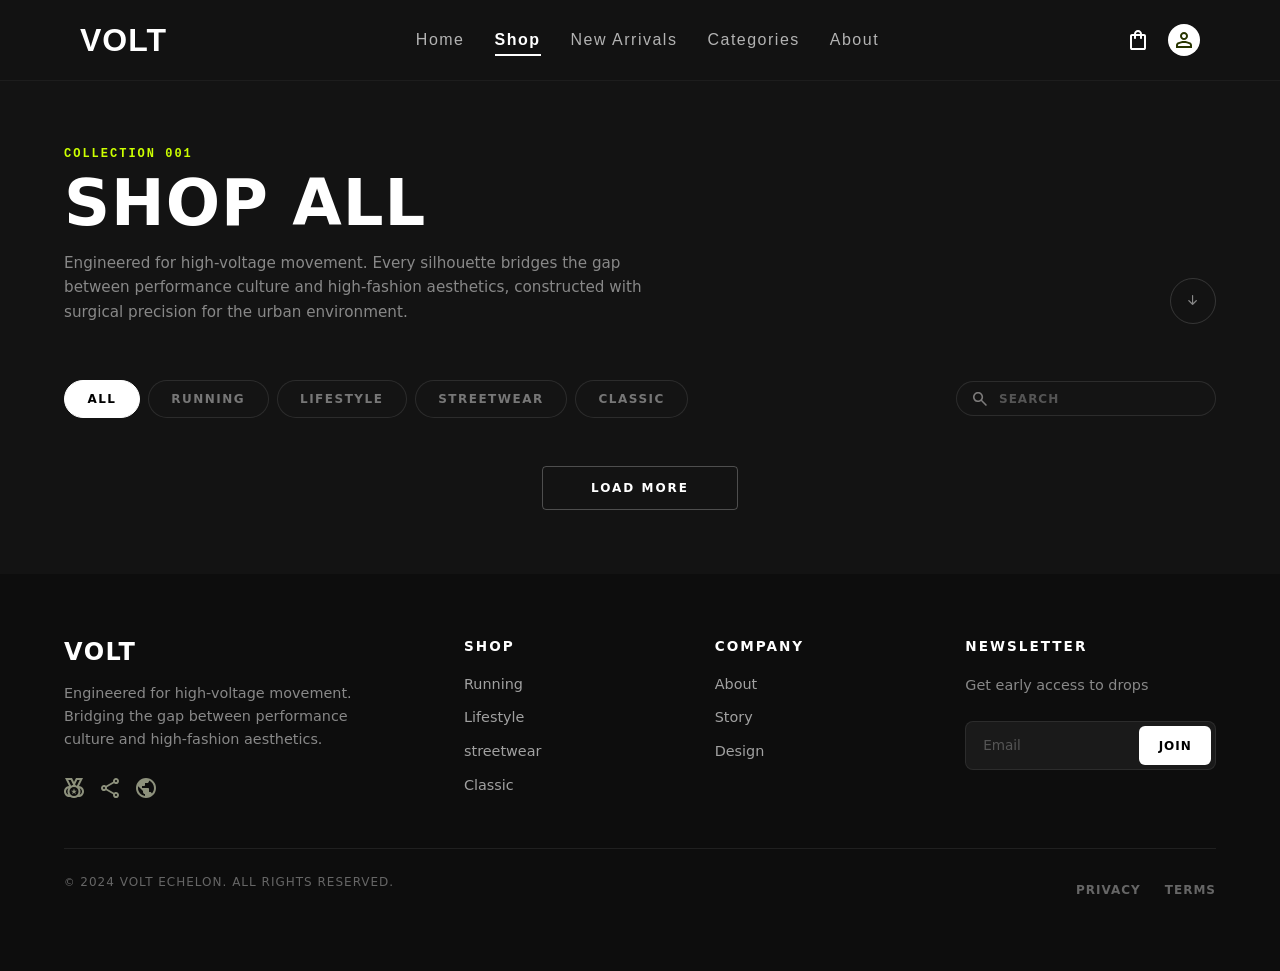
<file: shop.html>
<!DOCTYPE html>
<html lang="en">

<head>
    <meta charset="UTF-8">
    <meta name="viewport" content="width=device-width, initial-scale=1.0">
    <link href="https://cdn.jsdelivr.net/npm/bootstrap@5.3.8/dist/css/bootstrap.min.css" rel="stylesheet">
    <link rel="stylesheet" href="https://cdn.jsdelivr.net/npm/bootstrap-icons@1.13.1/font/bootstrap-icons.min.css">
    <title>Volt Sneaker Store</title>
    <link rel="stylesheet" href="css/components/navbar.css">
    <link rel="stylesheet" href="css/pages/shop.css">
    <link rel="stylesheet" href="css/components/footer.css">
</head>

<body>

    <div id="navbar"></div>
    <main>

        <section id="shop-hero">
            <p>COLLECTION 001</p>
            <h1>SHOP ALL</h1>
            <P>Engineered for high-voltage movement. Every silhouette bridges the gap
                between performance culture and high-fashion aesthetics,
                constructed with surgical precision for the urban environment.</P>
            <button class="btn btn-primary">
                <i class="bi bi-arrow-down-short"></i>
            </button>
        </section>
        <section id="shop">
            <div class="shop-navbar">
                <div class="categories">
                    <button class="btn btn-primary">ALL</button>
                    <button class="btn">RUNNING</button>
                    <button class="btn">LIFESTYLE</button>
                    <button class="btn">STREETWEAR</button>
                    <button class="btn">CLASSIC</button>
                </div>
                <div class="search-box">
                    <img src="assets/icons/search.svg" alt="">
                    <input type="search" placeholder="search">
                </div>
            </div>
            <div class="cards">

            </div>
            <button type="button" class="btn btn-outline-secondary">LOAD MORE</button>
        </section>
    </main>
    <footer>

    </footer>
    <script src="js/shop.js" type="module"></script>
</body>

</html>
</file>
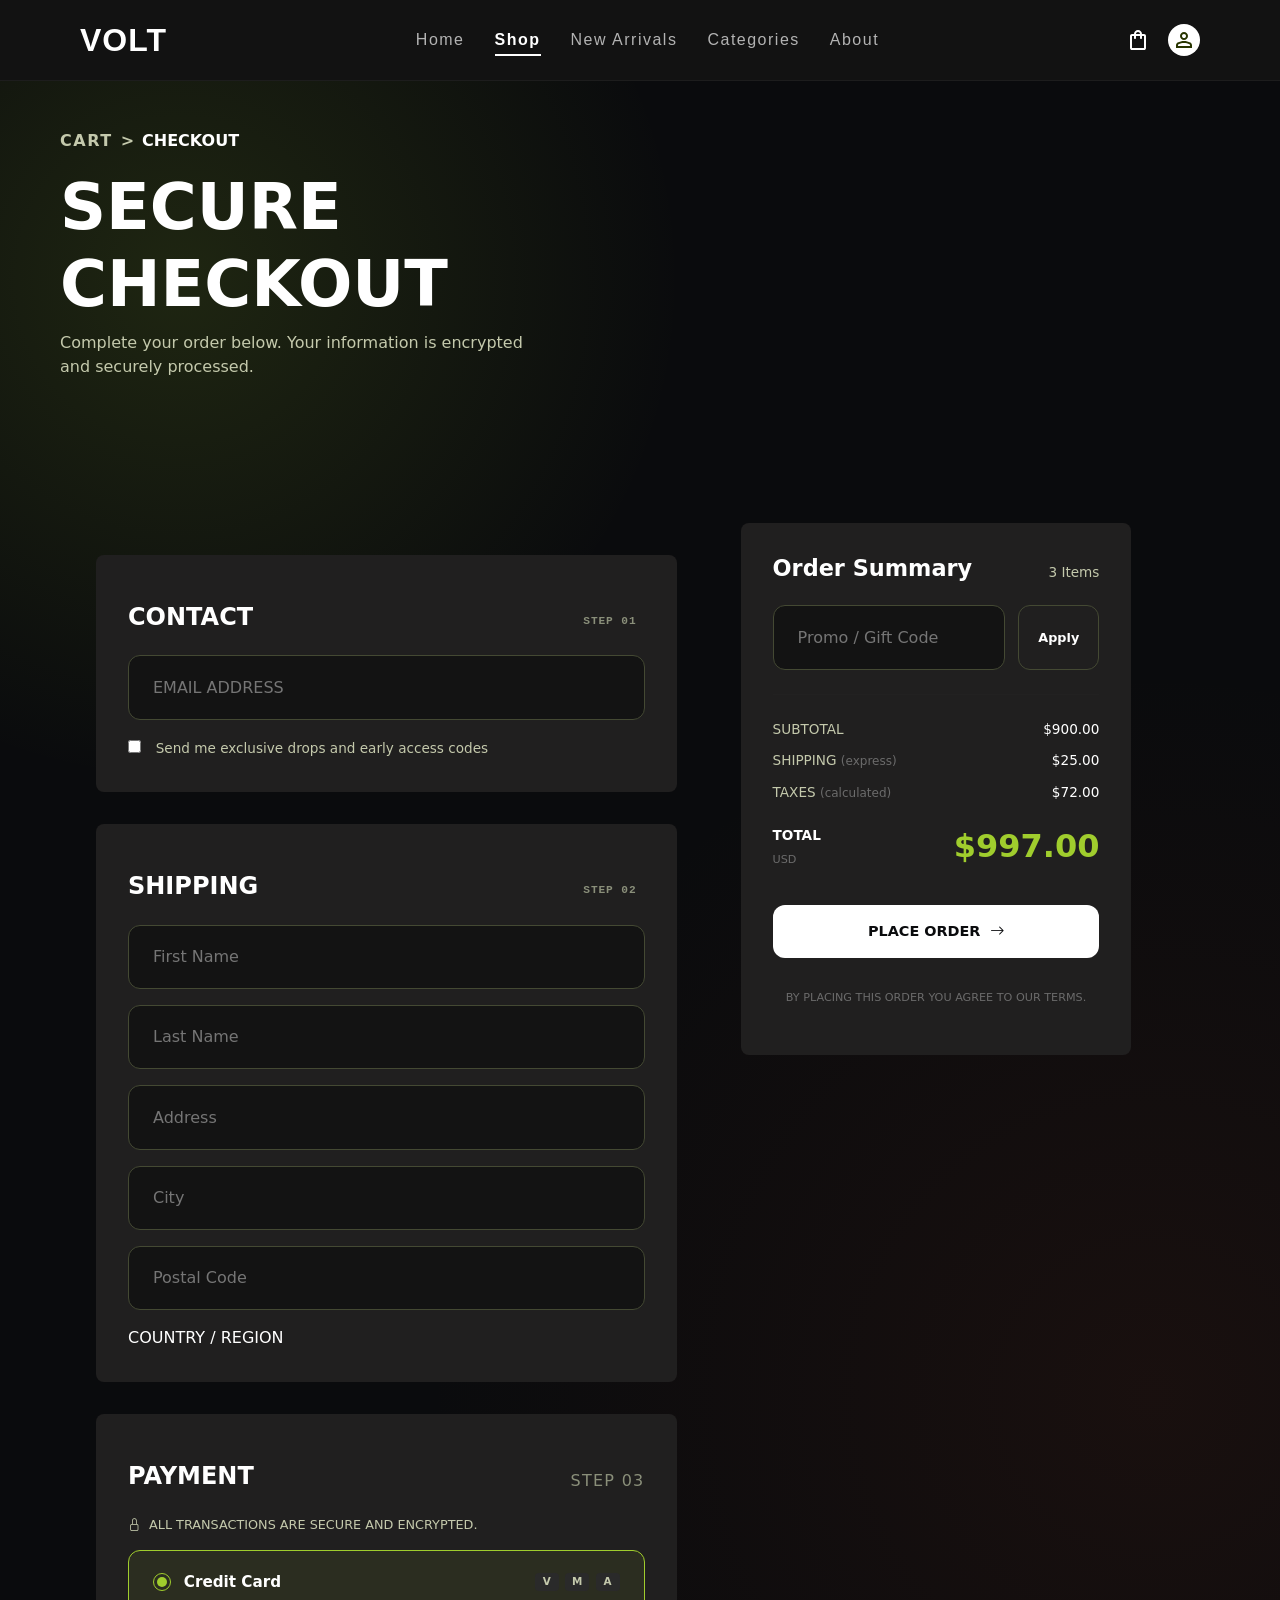
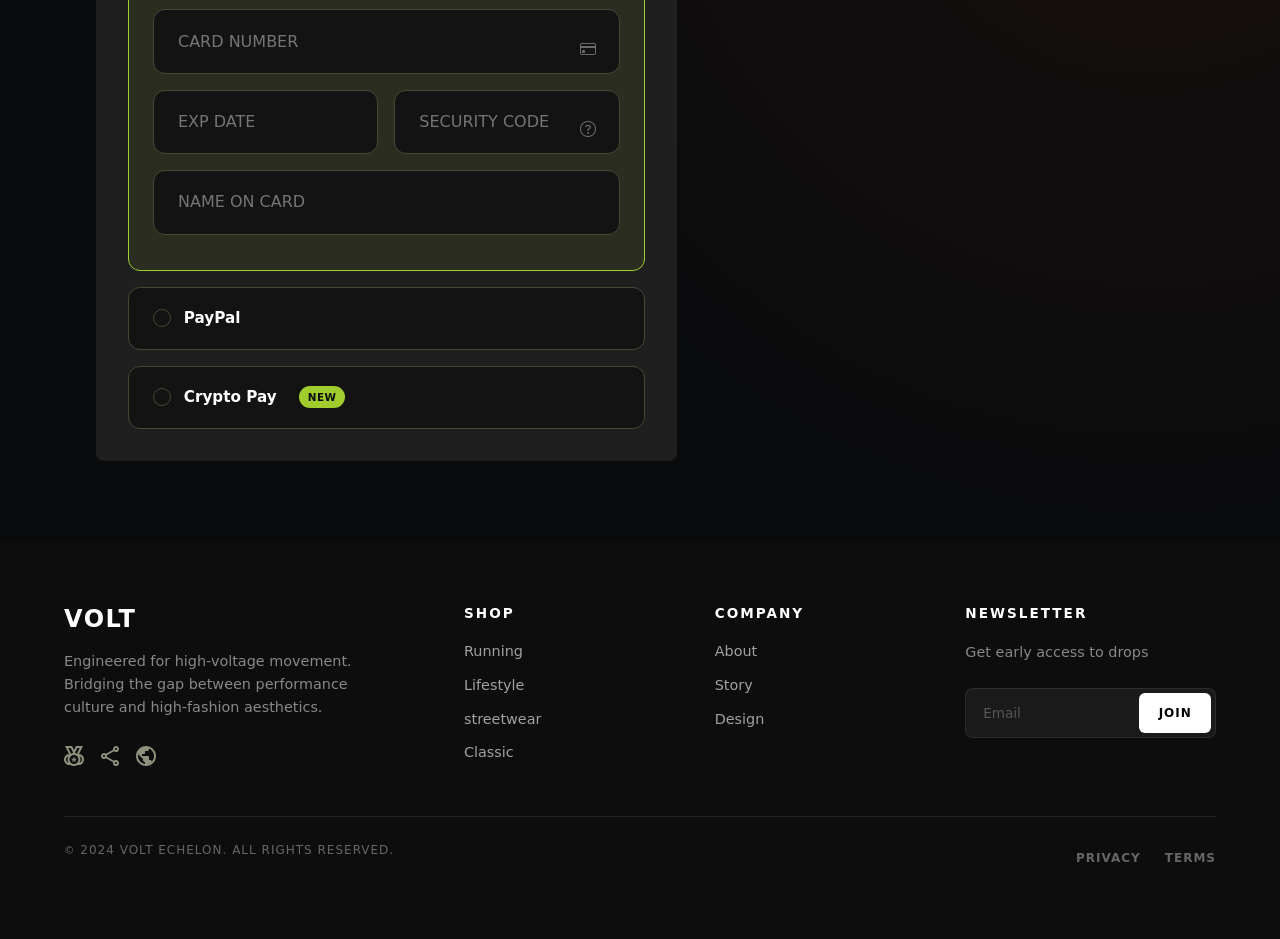
<file: pages/checkout.html>
<!DOCTYPE html>
<html lang="en">

<head>
    <meta charset="UTF-8">
    <meta name="viewport" content="width=device-width, initial-scale=1.0">
    <link href="https://cdn.jsdelivr.net/npm/bootstrap@5.3.8/dist/css/bootstrap.min.css" rel="stylesheet">
    <link rel="stylesheet" href="https://cdn.jsdelivr.net/npm/bootstrap-icons@1.13.1/font/bootstrap-icons.min.css">

    <link rel="stylesheet" href="../css/components/navbar.css">
    <link rel="stylesheet" href="../css/components/footer.css">
    <link rel="stylesheet" href="../css/pages/checkout.css">
    <link rel="stylesheet" href="../css/global.css">

    <title>Checkout</title>
</head>

<body>
    <nav id="navbar"></nav>
    <main>
        <section class="checkout-header p-5">
            <div class="container-fluid mb-5">
                <!-- Breadcrumb Navigation -->
                <nav aria-label="breadcrumb" class="mb-3">
                    <ol class="breadcrumb ">
                        <li class="breadcrumb-item"><a href="#" class="text-decoration-none">CART</a></li>
                        <li class="breadcrumb-item active" aria-current="page">CHECKOUT</li>
                    </ol>
                </nav>

                <!-- Page Title -->
                <h1 class="hero-text">
                    SECURE<br>CHECKOUT
                </h1>

                <!-- Subtitle / Description -->
                <p class="subtitle text-muted mb-0">
                    Complete your order below. Your information is encrypted<br class="d-none d-md-inline"> and securely
                    processed.
                </p>
            </div>
        </section>
        <section class="Container">
            

                <div id="forms">
                    <form action="/" class="checkout-form" method="post">
                        <div class="form-header">
                            <h1>CONTACT</h1>
                            <span class="step-label">step 01</span>
                        </div>
                        <input type="email" placeholder="EMAIL ADDRESS" class="d-block">
                        <input type="checkbox">
                        <label>Send me exclusive drops and early access codes</label>
                    </form>

                    <form action="/" class="shipping-form">
                        <div class="d-flex justify-content-between align-items-center">
                            <h1>SHIPPING</h1>
                            <span class="step-label">step 02</span>
                        </div>
                        <input type="text" aria-label="fname" placeholder="First Name">
                        <input type="text" aria-label="lname" placeholder="Last Name">
                        <input type="text" aria-label="address" placeholder="Address">
                        <input type="text" aria-label="city" placeholder="City">
                        <input type="text" aria-label="postal-code" placeholder="Postal Code">
                        <div class="dropdown">COUNTRY / REGION
                            <div class="dropdown-content"></div>
                        </div>
                    </form>

                    <form class="payment-card" action="/" method="post">
                        <div class="payment-header">
                            <h2>PAYMENT</h2>
                            <span class="step-label">STEP 03</span>
                        </div>

                        <p class="security-note">
                            <i class="bi bi-lock"></i> ALL TRANSACTIONS ARE SECURE AND ENCRYPTED.
                        </p>

                        <div class="payment-options">
                            <!-- Credit Card Option -->
                            <div class="payment-option active">
                                <div class="option-header">
                                    <label class="radio-container">
                                        <input type="radio" name="payment_method" value="credit_card" checked>
                                        <span class="radio-mark"></span>
                                        <span class="option-title">Credit Card</span>
                                    </label>
                                    <div class="card-badges">
                                        <span>V</span>
                                        <span>M</span>
                                        <span>A</span>
                                    </div>
                                </div>

                                <div class="card-details">
                                    <div class="field-group">
                                        <input type="text" placeholder="CARD NUMBER" name="card_number" required>
                                        <i class="bi bi-credit-card icon"></i>
                                    </div>
                                    <div class="field-row">
                                        <div class="field-group">
                                            <input type="text" placeholder="EXP DATE" name="exp_date" required>
                                        </div>
                                        <div class="field-group">
                                            <input type="text" placeholder="SECURITY CODE" name="security_code"
                                                required>
                                            <i class="bi bi-question-circle icon"></i>
                                        </div>
                                    </div>
                                    <div class="field-group">
                                        <input type="text" placeholder="NAME ON CARD" name="card_name" required>
                                    </div>
                                </div>
                            </div>

                            <!-- PayPal Option -->
                            <div class="payment-option">
                                <label class="radio-container">
                                    <input type="radio" name="payment_method" value="paypal">
                                    <span class="radio-mark"></span>
                                    <span class="option-title">PayPal</span>
                                </label>
                            </div>

                            <!-- Crypto Option -->
                            <div class="payment-option">
                                <label class="radio-container">
                                    <input type="radio" name="payment_method" value="crypto">
                                    <span class="radio-mark"></span>
                                    <span class="option-title">Crypto Pay</span>
                                    <span class="badge-new">NEW</span>
                                </label>
                            </div>
                        </div>
                    </form>
                </div>

                <div class="order-summary">
                        <div class="d-flex justify-content-between align-items-center">
                            <h1>Order Summary</h1>
                            <span>3 Items</span>
                        </div>
                    <div class="product-list">
                        <form method="GET">
                            <input type="text" placeholder="Promo / Gift Code">
                            <button type="submit">Apply</button>
                        </form>
                    </div>
                    <hr>
                    <div class="checkout-summary">
                        <div class="summary-breakdown">
                            <div class="breakdown-row">
                                <span class="label">SUBTOTAL</span>
                                <span class="value">$900.00</span>
                            </div>
                            <div class="breakdown-row">
                                <span class="label">SHIPPING <span class="sub-label">(express)</span></span>
                                <span class="value">$25.00</span>
                            </div>
                            <div class="breakdown-row">
                                <span class="label">TAXES <span class="sub-label">(calculated)</span></span>
                                <span class="value">$72.00</span>
                            </div>
                        </div>
                        <div class="summary-total">
                            <div class="total-label-group">
                                <span class="total-title">TOTAL</span>
                                <span class="currency">USD</span>
                            </div>
                            <span class="total-amount">$997.00</span>
                        </div>
                        <button type="button" class="btn-place-order">
                            PLACE ORDER <i class="bi bi-arrow-right"></i>
                        </button>
                        <p class="terms-note">BY PLACING THIS ORDER YOU AGREE TO OUR TERMS.</p>
                    </div>
                </div>
            
        </section>
    </main>
    <footer></footer>
    <script src="../js/index.js" type="module"></script>
</body>

</html>
</file>
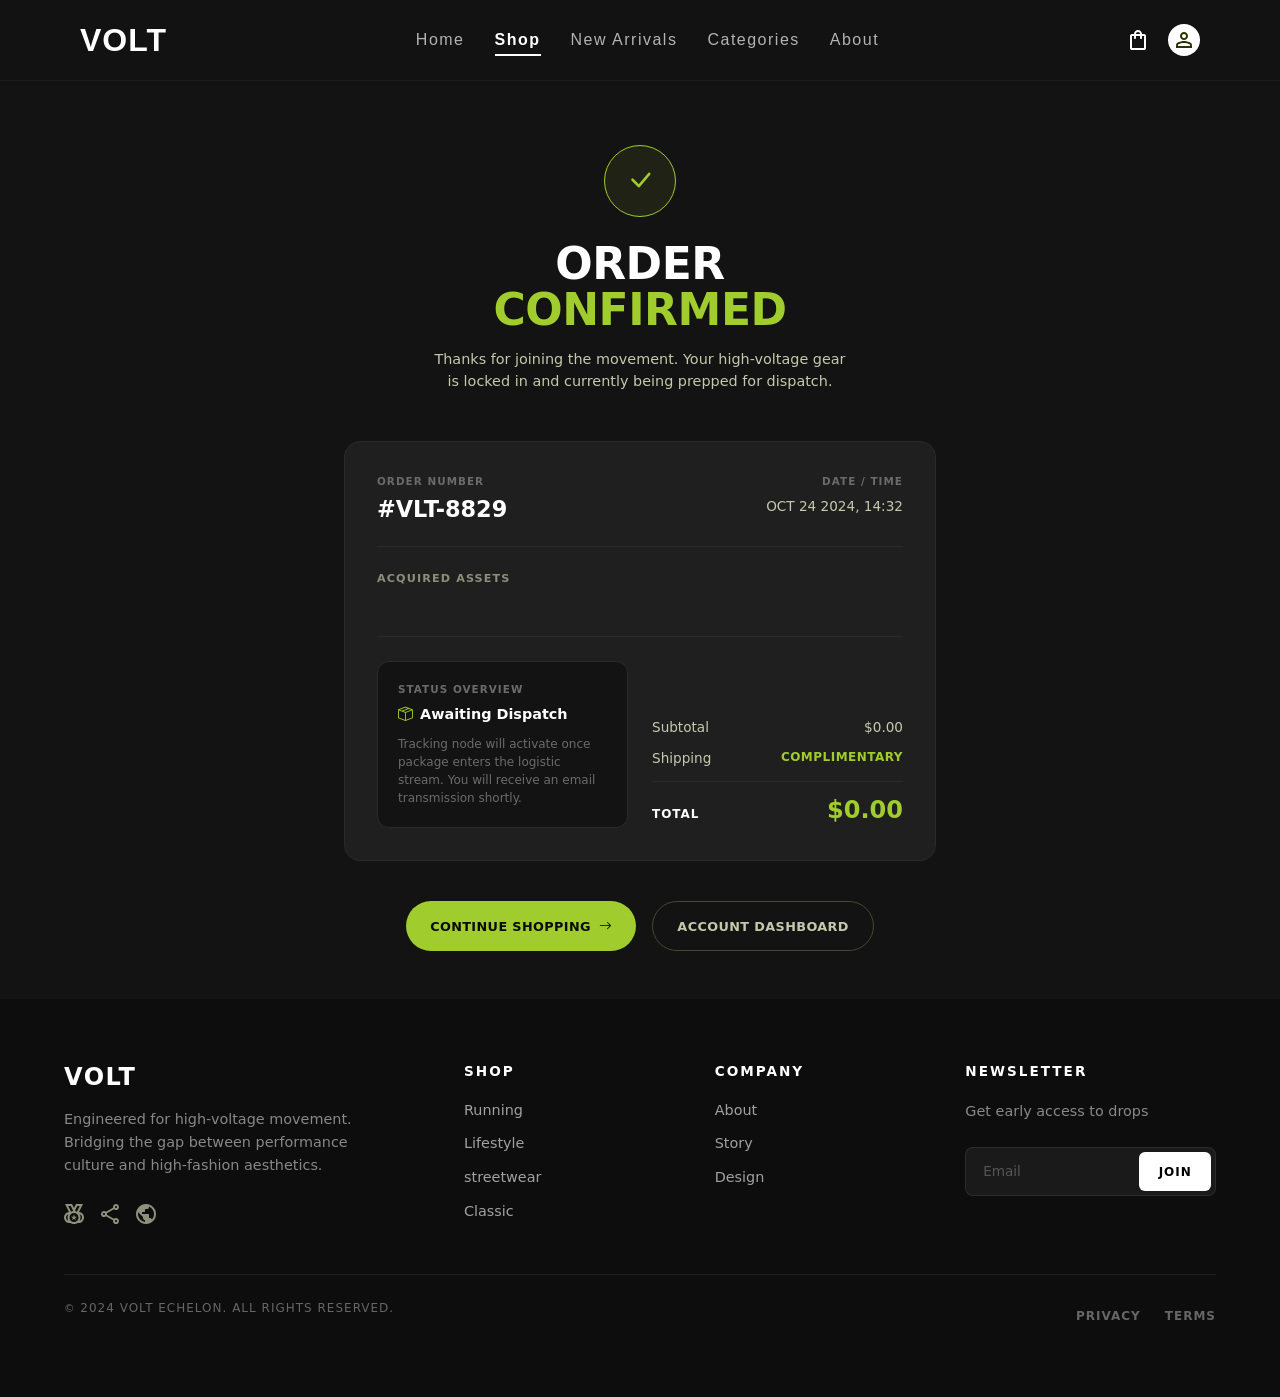
<file: pages/order-confirmed.html>
<!DOCTYPE html>
<html lang="en">

<head>
    <meta charset="UTF-8">
    <meta name="viewport" content="width=device-width, initial-scale=1.0">
    <link href="https://cdn.jsdelivr.net/npm/bootstrap@5.3.8/dist/css/bootstrap.min.css" rel="stylesheet">
    <link rel="stylesheet" href="https://cdn.jsdelivr.net/npm/bootstrap-icons@1.13.1/font/bootstrap-icons.min.css">
    <link rel="stylesheet" href="../css/components/navbar.css">
    <link rel="stylesheet" href="../css/components/footer.css">
    <link rel="stylesheet" href="../css/pages/order-confirmed.css">
    <link rel="stylesheet" href="../css/global.css">
    <title>Volt Sneaker Store</title>

</head>

<body>
    <nav id="navbar"></nav>
    <div class="confirmation-container">
        <!-- Top Success Icon & Message -->
        <div class="text-center mb-5">
            <div class="check-icon-wrapper mx-auto mb-3">
                <i class="bi bi-check-lg"></i>
            </div>
            <h1 class="confirmation-title">ORDER<br><span class="highlight">CONFIRMED</span></h1>
            <p class="confirmation-subtitle">
                Thanks for joining the movement. Your high-voltage gear is locked in and currently being prepped for
                dispatch.
            </p>
        </div>

        <!-- Dynamic Receipt Card -->
        <div class="receipt-card">
            <div class="receipt-header">
                <div>
                    <span class="meta-label">ORDER NUMBER</span>
                    <h2 id="order-id" class="order-number">#VLT-8829</h2>
                </div>
                <div class="text-end">
                    <span class="meta-label">DATE / TIME</span>
                    <p id="order-date" class="order-date-value">OCT 24 2024, 14:32</p>
                </div>
            </div>

            <span class="section-heading">ACQUIRED ASSETS</span>

            <!-- Dynamic Products Container -->
            <div id="items-container" class="items-list">
                <!-- Items will be injected here via JavaScript -->
            </div>

            <!-- Bottom Breakdown & Status -->
            <div class="receipt-footer">
                <!-- Status Box -->
                <div class="status-box">
                    <span class="meta-label">STATUS OVERVIEW</span>
                    <div class="status-title">
                        <i class="bi bi-box-seam me-2"></i>
                        <span id="order-status">Awaiting Dispatch</span>
                    </div>
                    <p class="status-desc">
                        Tracking node will activate once package enters the logistic stream. You will receive an email
                        transmission shortly.
                    </p>
                </div>

                <!-- Pricing Breakdown -->
                <div class="pricing-summary">
                    <div class="price-row">
                        <span>Subtotal</span>
                        <span id="subtotal-val">$0.00</span>
                    </div>
                    <div class="price-row">
                        <span>Shipping</span>
                        <span id="shipping-val" class="highlight-green">COMPLIMENTARY</span>
                    </div>
                    <div class="price-row total-row">
                        <span class="total-label">TOTAL</span>
                        <span id="total-val" class="total-amount">$0.00</span>
                    </div>
                </div>
            </div>
        </div>

        <!-- Action Buttons -->
        <div class="actions-group">
            <a href="shop.html" class="btn-volt">CONTINUE SHOPPING <i class="bi bi-arrow-right"></i></a>
            <a href="#" class="btn-dark-outline">ACCOUNT DASHBOARD</a>
        </div>
    </div>
    <footer></footer>
    <script src="../js/index.js" type="module"></script>
</body>

</html>
</file>
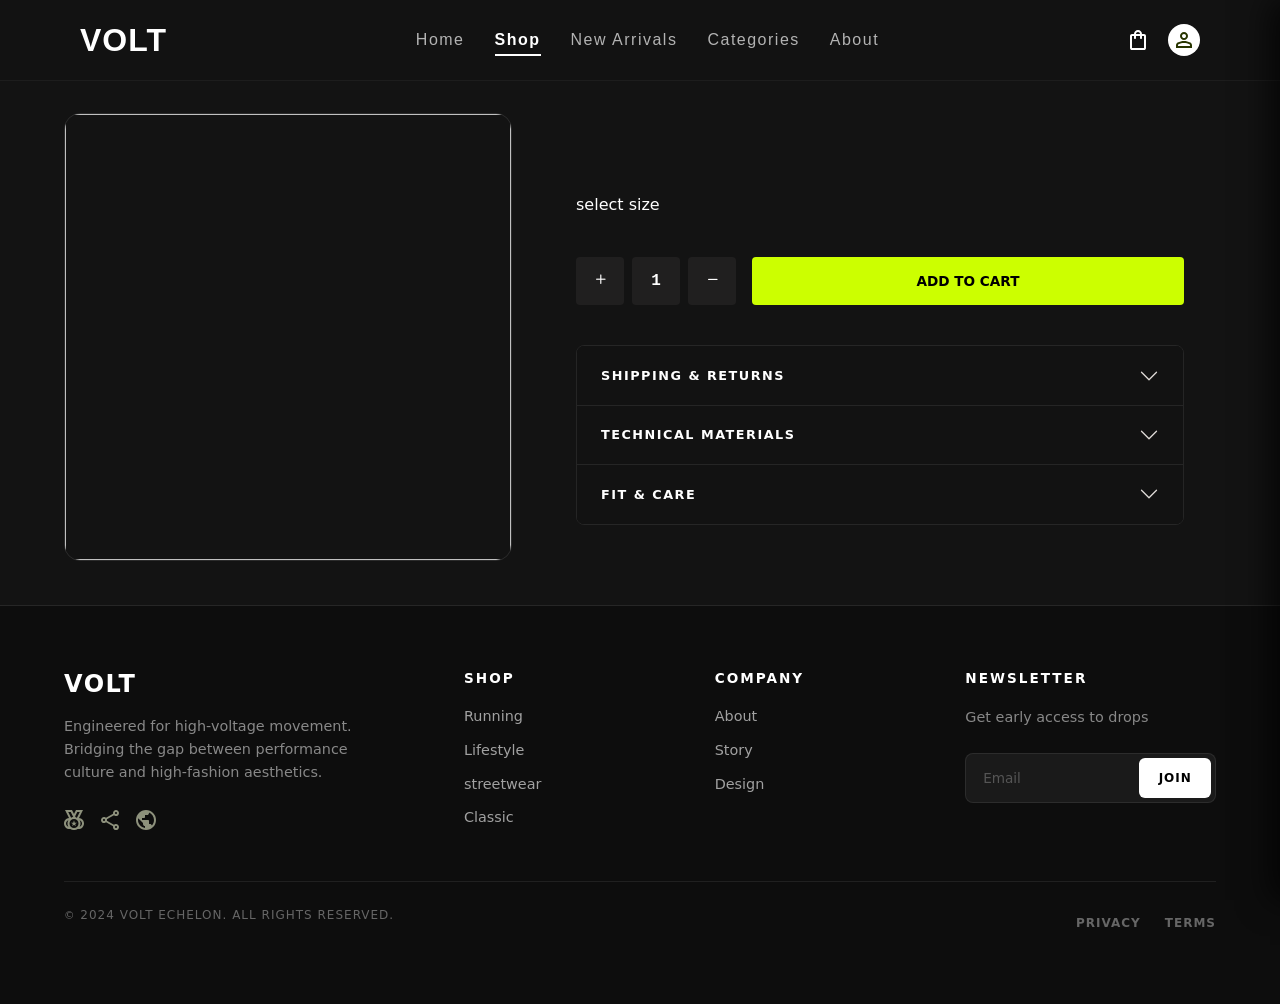
<file: pages/product-detail.html>
<!DOCTYPE html>
<html lang="en">

<head>
    <meta charset="UTF-8">
    <meta name="viewport" content="width=device-width, initial-scale=1.0">
    <meta name="description" content="Shop premium sneakers at VOLT — a modern streetwear store with smart search,\
        filters, and an interactive shopping cart.">
    <meta name="author" content="Zeyad Amin">
    <link href="https://cdn.jsdelivr.net/npm/bootstrap@5.3.8/dist/css/bootstrap.min.css" rel="stylesheet">
    <link rel="stylesheet" href="https://cdn.jsdelivr.net/npm/bootstrap-icons@1.13.1/font/bootstrap-icons.min.css">
    <link rel="stylesheet" href="../css/components/navbar.css">
    <link rel="stylesheet" href="../css/components/footer.css">
    <link rel="stylesheet" href="../css/components/cart.css">
    <link rel="stylesheet" href="../css/pages/product-detail.css">
    <link rel="stylesheet" href="../css/global.css">
    <title>product detail</title>
</head>

<body>
    <div id="cart-container"></div>
    <div id="navbar"></div>
    <main>
        <section class="upper-section">

            <section class="product-gallery">
                <div class="main-img">
                    <img  alt="">
                </div>
                <div class="thumbnails">
                    
                </div>
            </section>
            <section class="product-detail">
                <div class="upper-label">
                    <p></p>
                    <div class="stars"></div>
                </div>
                <h1 class="product-name"></h1>
                <h3 class="detail-price"></h3>
                <p class="description"></p>
                <p>select size</p>
                <div class="sizes">

                </div>
                <div class="add-to-cart">
                    <button class="plus">
                        <i class="bi bi-plus"></i>
                    </button>
                    <p>0</p>
                    <button class="minus">
                        <i class="bi bi-dash"></i> </button>
                    <button>ADD TO CART</button>
                </div>
                <section class="accordion" id="accordion">
                    <div class="accordion-item">
                        <h2 class="accordion-header">
                            <button class="accordion-button collapsed" type="button" data-bs-toggle="collapse"
                                data-bs-target="#collapseOne" aria-expanded="false" aria-controls="collapseOne">
                                SHIPPING & RETURNS
                            </button>
                        </h2>
                        <div id="collapseOne" class="accordion-collapse collapse" data-bs-parent="#accordion">
                            <div class="accordion-body">
                                Express shipping worldwide within 3–5 business days. Standard delivery is free on all
                                orders
                                over $150. We offer hassle-free 30-day returns and exchanges provided the items are
                                unworn
                                and in their original packaging.
                            </div>
                        </div>
                    </div>
                    <div class="accordion-item">
                        <h2 class="accordion-header">
                            <button class="accordion-button collapsed" type="button" data-bs-toggle="collapse"
                                data-bs-target="#collapseTwo" aria-expanded="false" aria-controls="collapseTwo">
                                TECHNICAL MATERIALS
                            </button>
                        </h2>
                        <div id="collapseTwo" class="accordion-collapse collapse" data-bs-parent="#accordion">
                            <div class="accordion-body">
                                Crafted with ultralight carbon-weave uppers for maximum breathability and structural
                                integrity. Features a brutalist dual-density EVA sole architecture, reinforced
                                luminescent
                                kinetic piping, and high-traction rubber outsoles engineered for high-voltage movement.
                            </div>
                        </div>
                    </div>
                    <div class="accordion-item">
                        <h2 class="accordion-header">
                            <button class="accordion-button collapsed" type="button" data-bs-toggle="collapse"
                                data-bs-target="#collapseThree" aria-expanded="false" aria-controls="collapseThree">
                                FIT & CARE
                            </button>
                        </h2>
                        <div id="collapseThree" class="accordion-collapse collapse" data-bs-parent="#accordion">
                            <div class="accordion-body">
                                Runs true to size; for half-sizes or wider feet, we recommend sizing up. Spot clean
                                using a
                                damp cloth and mild cleanser. Air dry at room temperature—do not machine wash or expose
                                directly to high heat sources to preserve the luminescent accents.
                            </div>
                        </div>
                    </div>
                </section>
            </section>
        </section>
        
    </main>
    <footer></footer>
    <script src="../js/product-detail.js" type="module"></script>
    <script src="https://cdn.jsdelivr.net/npm/bootstrap@5.3.8/dist/js/bootstrap.bundle.min.js"
        integrity="sha384-FKyoEForCGlyvwx9Hj09JcYn3nv7wiPVlz7YYwJrWVcXK/BmnVDxM+D2scQbITxI"
        crossorigin="anonymous"></script>
</body>

</html>
</file>
<file: css/global.css>
body{
    font-size: 16px;
}

body::selection{
    background-color: #ff55006e;
}
</file>
<file: css/components/navbar.css>
header {
    display: flex;
    align-items: center;
    justify-content: space-between;
    background-color: #121212;
    padding: 1rem 5rem;
    font-family: Arial, sans-serif;
    color: #FFFFFF;
    position: sticky;
    border-bottom: 1px solid #1d1d1d; 
}

/* Logo Section */
header .logo {
    display: flex;
    align-items: center;
    gap: 12px;
    font-size: 2rem;
    font-weight: 800;
    letter-spacing: 1px;
    text-transform: uppercase;
    color: #FFFFFF;
}

/* Navigation Menu */
header nav ul {
    display: flex;
    list-style: none;
    gap: 30px;
    margin: 0;
    padding: 0;
}

li a {
    text-decoration: none;
    color: #B3B3B3;
    font-size: 1rem;
    font-weight: 500;
    letter-spacing: 1.5px;
    padding-bottom: 6px;
}

li a:hover {
    color: #FFFFFF;
}

li a.active {
    border-bottom: 2px solid white;
    color: white;
    font-weight: bold;
}

#actions {
    display: flex;
    align-items: center;
    gap: 20px;
}

#actions div {
    display: flex;
    align-items: center;
    justify-content: center;
    cursor: pointer;
}

#actions img {
    width: 20px;
    height: 20px;
    filter: brightness(0) invert(1);
}

/* أيقونة البروفايل (دائرة بيضاء خلف الأيقونة) */
#actions div:last-child {
    background-color: #FFFFFF;
    width: 32px;
    height: 32px;
    border-radius: 50%;
}

#actions div:last-child img {
    width: 16px;
    height: 16px;
    filter: none; 
}
</file>
<file: css/pages/home.css>
/* ==================== HERO SECTION ==================== */
#hero {
    padding: 5rem;
    background-image: url("../../assets/images/hero/Gemini_Generated_Image_7up79b7up79b7up7.jpeg");
    background-color: black;
    background-size: cover;
    background-position: center;
    background-repeat: no-repeat;
    height: 92vh;
    display: flex;
    align-items: center;
}

#hero h1 {
    font-size: 5rem;
    font-weight: 900;
    width: 60vw;
    background-image: linear-gradient(to right, #fff, #c3f400);
    -webkit-background-clip: text;
    background-clip: text;
    color: transparent;
}

#hero p {
    font-size: 1.3rem;
    width: 60vw;
    color: #dae891;
    font-weight: 400;
}

.eyebrow {
    display: flex;
    align-items: center;
    justify-content: center;
}

.eyebrow span {
    width: 7vw;
    height: 2px;
    border-radius: 1rem;
    background-color: #c3f400;
    margin: .5rem;
    position: relative;
    bottom: 1vh;
}

.eyebrow p {
    font-weight: 500 !important;
    color: #c3f400 !important;
    font-family: monospace !important;
    font-size: 1rem !important;
}

#hero-btns {
    padding: 2rem 0;
    display: flex;
    width: fit-content;
}

.btn {
    padding: 1rem 2rem;
    border-radius: 4px;
    border: #fff solid 1px;
    color: white;
    font-weight: 600;
}

.shop-collection {
    color: #283500;
    background-color: white;
    margin-right: 1.5rem;
}

/* ==================== BRAND STATEMENT ==================== */
.brand-statement {
    text-align: center;
    padding: 10rem;
    background-image: radial-gradient(circle 30rem at 77% 38%, #1e2111, #0E0E0E);
    color: #fff;
}

.brand-statement h1 {
    font-weight: 700;
    font-size: 3rem;
}

.brand-statement span {
    color: #c3f400;
}

.brand-statement p {
    color: #dae891;
}

/* ==================== DIVISIONS SECTION ==================== */
.divisions {
    background-color: #121212;
    padding: 2rem 4rem 4rem;
}

hr {
    border: none;
    border-top: 1px solid #ffffff3a;
    width: 92vw;
    display: block;
    margin: 0 auto 1.5rem;
    height: 0;
    background: transparent;
}

.divisions .section-header-top {
    display: flex;
    justify-content: space-between;
    align-items: center;
    padding: 4rem 4rem 0;
}

.divisions .section-header-top h2 {
    font-size: 2rem;
    font-weight: 400;
    color: white;
}

.divisions .section-header-top a {
    text-decoration: none;
    color: #c3f400;
}

.divisions-grid {
    display: grid;
    grid-template-columns: repeat(5, 1fr);
    gap: 0.1rem;
    padding: 2rem 4rem 4rem 4rem;
    justify-items: center;
}

.division-card {
    position: relative;
    display: block;
    width: 90%;
    height: 450px;
    aspect-ratio: 3 / 4;
    border-radius: 8px;
    overflow: hidden;
    text-decoration: none;
}

.division-card:nth-child(odd) {
    position: relative;
    bottom: 1rem;
}

.division-card:nth-child(even) {
    position: relative;
    top: 1rem;
}

.division-card img {
    width: 100%;
    height: 100%;
    object-fit: cover;
    display: block;
    transition: transform 0.3s ease;
}

.division-card::after {
    content: '';
    position: absolute;
    inset: 0;
    background: linear-gradient(to top, rgba(0, 0, 0, 0.85) 0%, rgba(0, 0, 0, 0) 40%);
    pointer-events: none;
}

.division-card span {
    position: absolute;
    bottom: 20px;
    left: 20px;
    z-index: 1;
    color: #ffffff;
    font-family: system-ui, -apple-system, BlinkMacSystemFont, 'Segoe UI', Roboto, sans-serif;
    font-size: 1.25rem;
    font-weight: 500;
    letter-spacing: 1px;
    text-transform: uppercase;
}

.division-card:hover img {
    transform: scale(1.03);
}

/* ==================== NEW ARRIVALS SECTION ==================== */
.new-arrivals {
    display: flex;
    justify-content: space-between;
    align-items: flex-end;
    padding: 2rem 4rem;
    background-color: #121212;
    color: #ffffff;
    font-family: system-ui, -apple-system, BlinkMacSystemFont, 'Segoe UI', Roboto, sans-serif;
}

.new-arrivals .section-header {
    display: flex;
    flex-direction: column;
    align-items: flex-start;
    gap: 0.25rem;
}

.new-arrivals .section-label {
    display: flex;
    align-items: center;
    gap: 8px;
    color: #ccff00;
    font-size: 0.75rem;
    font-weight: 700;
    letter-spacing: 2px;
    text-transform: uppercase;
}

.new-arrivals .new-arrivals-dot {
    width: 6px;
    height: 6px;
    background-color: #ccff00;
    border-radius: 50%;
    flex-shrink: 0;
}

.new-arrivals .section-header h1 {
    margin: 0;
    font-size: 2.25rem;
    font-weight: 800;
    letter-spacing: 0.5px;
    text-transform: uppercase;
    color: #ffffff;
}

.carousel-controls {
    display: flex;
    gap: 10px;
}

.carousel-controls button {
    width: 44px;
    height: 44px;
    border-radius: 50%;
    border: 1px solid rgba(255, 255, 255, 0.2);
    background-color: transparent;
    color: #ffffff;
    display: flex;
    align-items: center;
    justify-content: center;
    cursor: pointer;
    transition: all 0.2s ease;
}

.carousel-controls button:hover {
    border-color: #ffffff;
    background-color: rgba(255, 255, 255, 0.1);
}
</file>
<file: css/components/footer.css>
footer {
    background-color: #0d0d0d;
    color: #a1a1a1;
    padding: 2rem;
    /* font-family: system-ui, -apple-system, BlinkMacSystemFont, 'Segoe UI', Roboto, sans-serif; */
    display: flex;
    flex-wrap: wrap;
    justify-content: space-around;
}

/* Footer Main Layout */
.footer-column {
    flex: 1;
    min-width: 160px;
}

.footer-column:first-child {
    flex: 2;
    max-width: 320px;
    margin-right: 5rem;
}

/* Typography & Headers */
.footer-column h2 {
    color: #ffffff;
    font-weight: 800;
    letter-spacing: 1.5px;
    margin-bottom: 1rem;
    text-transform: uppercase;
    font-size: 1.5rem;
}

.footer-column h3 {
    color: #ffffff;
    font-size: 0.85rem;
    font-weight: 700;
    letter-spacing: 2px;
    margin-bottom: 1.25rem;
    text-transform: uppercase;
}

.footer-column p {
    font-size: 0.9rem;
    line-height: 1.6;
    color: #888888;
    margin-bottom: 1.5rem;
}

/* Navigation Lists */
.footer-column ul {
    list-style: none;
    padding: 0;
    margin: 0;
}

.footer-column ul li {
    margin-bottom: 0.75rem;
    font-size: 0.9rem;
    color: #a1a1a1;
    cursor: pointer;
    transition: color 0.2s ease;
}

.footer-column ul li:hover {
    color: #ffffff;
}

/* Social Icons */
.footer-socials {
    display: flex;
    gap: 1rem;
    align-items: center;
}

.footer-socials a img {
    width: 20px;
    height: 20px;
    filter: opacity(0.7);
    transition: filter 0.2s ease;
}

.footer-socials a:hover img {
    filter: opacity(1) brightness(1.2);
}

/* Newsletter Input Box */
.footer-column form {
    display: flex;
    background-color: #1a1a1a;
    border-radius: 8px;
    padding: 4px;
    border: 1px solid rgba(255, 255, 255, 0.08);
    max-width: 280px;
}

.footer-column input[type="email"] {
    background: transparent;
    border: none;
    outline: none;
    color: #ffffff;
    padding: 0.6rem 0.8rem;
    font-size: 0.85rem;
    width: 100%;
}

.footer-column input[type="email"]::placeholder {
    color: #555555;
}

.footer-column button[type="submit"] {
    background-color: #ffffff;
    color: #000000;
    border: none;
    border-radius: 6px;
    padding: 0.6rem 1.2rem;
    font-weight: 700;
    font-size: 0.75rem;
    letter-spacing: 1px;
    cursor: pointer;
    transition: background-color 0.2s ease;
}

.footer-column button[type="submit"]:hover {
    background-color: #ccff00;
}

/* Divider Line */
footer hr {
    all: unset;
    width: 100%;
    height: 1px;
    background-color: rgba(255, 255, 255, 0.08);
    margin: 2.5rem 0 1.5rem 0;
}

/* Footer Bottom Section */
.footer-bottom {
    width: 100%;
    display: flex;
    justify-content: space-between;
    align-items: center;
    font-size: 0.75rem;
    letter-spacing: 1px;
    color: #666666;
}

.footer-bottom code {
    font-family: inherit;
    background: transparent;
    color: inherit;
}

.footer-legal {
    display: flex;
    gap: 1.5rem;
}

.footer-legal a {
    color: #666666;
    text-decoration: none;
    font-weight: 600;
    transition: color 0.2s ease;
}

.footer-legal a:hover {
    color: #ffffff;
}
</file>
<file: css/components/cart.css>
/* Reset basics for the cart */
#cart, #cart * {
    box-sizing: border-box;
    font-family: 'Helvetica Neue', Helvetica, Arial, sans-serif;
}

/* --- Main Cart Container --- */
#cart {
    position: fixed;
    top: 0;
    right: 0;
    width: 100%;
    max-width: 400px;
    height: 100vh;
    background-color: #0f0f0f; /* Deep dark grey/black */
    color: #ffffff;
    display: flex;
    flex-direction: column;
    box-shadow: -10px 0 30px rgba(0, 0, 0, 0.7);
    z-index: 9999;
    
    /* Sliding animation logic */
    transform: translateX(100%);
    transition: transform 0.4s cubic-bezier(0.25, 1, 0.5, 1);
}

/* Add this class via JavaScript to slide the cart in */
#cart.active {
    transform: translateX(0);
}
/* --- Upper Section (Header) --- */
.upper-section {
    display: flex;
    justify-content: space-between;
    align-items: center;
    padding: 24px;
    border-bottom: 1px solid #262626;
}

.x-button {
    cursor: pointer;
    display: flex;
    align-items: center;
    justify-content: center;
    padding: 4px;
}

.x-button img {
    width: 16px;
    height: 16px;
    filter: invert(1); 
    transition: opacity 0.2s ease;
}

.x-button:hover img {
    opacity: 0.6;
}

/* --- Purchases Section (Scrollable Area) --- */
.Purchases {
    flex-grow: 1;
    overflow-y: auto;
    padding: 24px;
    display: flex;
    flex-direction: column;
    gap: 20px; /* Space between items */
}

/* Custom scrollbar for a cleaner look */
.Purchases::-webkit-scrollbar {
    width: 5px;
}
.Purchases::-webkit-scrollbar-track {
    background: #0f0f0f;
}
.Purchases::-webkit-scrollbar-thumb {
    background: #333333;
    border-radius: 10px;
}

/* --- Cart Item Structure (Add this HTML inside .Purchases) --- */
.cart-item {
    display: flex;
    gap: 16px;
    padding-bottom: 20px;
    border-bottom: 1px solid #262626;
    position: relative;
}

/* Remove border from the last item */
.cart-item:last-child {
    border-bottom: none;
    padding-bottom: 0;
}

.cart-item img {
    width: 85px;
    height: 85px;
    object-fit: cover;
    background-color: #1a1a1a;
    border-radius: 4px;
}

/* Quantity Selector (- 1 +) */
.quantity-controls {
    display: flex;
    align-items: center;
    gap: 12px;
    background-color: #1a1a1a;
    border: 1px solid #262626;
    width: fit-content;
    padding: 4px 12px;
    border-radius: 4px;
    margin-top: 10px;
}

.quantity-controls button {
    background: none;
    border: none;
    color: #888888;
    cursor: pointer;
    font-size: 16px;
    padding: 0;
    display: flex;
    align-items: center;
    transition: color 0.2s;
}

.quantity-controls button:hover {
    color: #ffffff;
}

.quantity-controls span {
    font-size: 12px;
    font-weight: 600;
    color: #ffffff;
}

/* --- Bottom Section (Checkout) --- */
.bottom-section {
    padding: 24px;
    border-top: 1px solid #262626;
    background-color: #0f0f0f;
}

.subtotal {
    display: flex;
    justify-content: space-between;
    align-items: flex-end;
    margin-bottom: 20px;
}

.subtotal h3 {
    font-size: 11px;
    font-weight: 600;
    letter-spacing: 1px;
    color: #888888;
    margin: 0;
}

.subtotal h2 {
    font-size: 20px;
    font-weight: 700;
    color: #ffffff;
    margin: 0;
}

#checkout {
    width: 100%;
    background-color: #ccff00; /* Neon green */
    color: #000000;
    border: none;
    padding: 18px 20px;
    font-size: 14px;
    font-weight: 700;
    letter-spacing: 1px;
    text-transform: uppercase;
    cursor: pointer;
    display: flex;
    justify-content: center;
    align-items: center;
    transition: background-color 0.2s ease, transform 0.1s ease;
}

#checkout:hover {
    background-color: #b3e600;
}

#checkout:active {
    transform: scale(0.98);
}

.bottom-section p {
    text-align: center;
    font-size: 9px;
    color: #666666;
    margin: 16px 0 0 0;
    letter-spacing: 0.5px;
    text-transform: uppercase;
}
</file>
<file: css/pages/checkout.css>
body {
    margin: 0;
    padding: 0;
    min-height: 100vh;
    background-color: #0a0b0d;

    background-image:
        radial-gradient(
        circle at 14% 11%,
        rgba(160, 205, 45, 0.138) 0%,
        transparent 20%
        ),
        radial-gradient(
        circle at 90% 55%,
        rgba(120, 46, 25, 0.138) 0%,
        transparent 40%
        );
    background-attachment: scroll;
    color: #ffffff;
    overflow-x: hidden;
}

.breadcrumb-item a{
    color: #C4C9AC;
    font-weight: 900;
}

.breadcrumb-item.active {
    color: white;
    font-weight: 600;
}

.breadcrumb-item+.breadcrumb-item::before {
    float: left;
    padding-right: var(--bs-breadcrumb-item-padding-x);
    color: #C4C9AC;
    content: var(--bs-breadcrumb-divider, ">");
}

h1,h2,h3{
    font-weight: 600;
    font-size: 2rem;
}

.hero-text{
    font-size: 4rem;
}

.subtitle {
    color: #C4C9AC !important;
}

.Container{
    display: grid;
    grid-template-columns: repeat(14, 1fr);  /* 14 عمود متساويين */
    gap: 2rem;
    max-width: 1200px;
    margin: 0 auto;
    padding: 2rem 1.5rem;
}

#forms{
    display: flex;
    flex-direction: column;
    padding: 2rem;
    justify-content: center;
    grid-column: 1/9;
}

#forms form , 
.order-summary{
    background-color: #201F1F;
    padding: 2rem;
    border-radius: 8px;
    width: 100%;
    margin: 1rem 0;
    height: fit-content;
}


.form-header{
    display: flex;
    justify-content: space-between;
    align-items: center;
    padding: 1rem 0;
}

.form-header h1{
    font-size: 1.5rem;
}

.form-header span{
    padding:.5rem ;
    font-family: monospace;
    font-weight: 600;
    font-size: .7rem;
}

#forms form input,
.order-summary form input{
    padding: 1rem 2rem;
    background-color: #131313;
    border: 1px solid #444933;
    width: 100%;
    border-radius: 12px;
    color: white;
    padding: 1.2rem 1.5rem;
    font-size: 1rem;
    margin-bottom: 1rem;
    border-radius: 12px;
    width: 100%;
    box-sizing: border-box;
}


/* ==========================================================================
   Payment header (same treatment as form-header)
   ========================================================================== */

.payment-header{
    display: flex;
    justify-content: space-between;
    align-items: center;
    padding: 1rem 0;
}

.payment-header h2{
    font-size: 1.5rem;
}

.form-header span,
.payment-header span{
    text-transform: uppercase;
    letter-spacing: 0.08em;
    color: #8a8f7a;
}

/* ==========================================================================
   Contact step: checkbox row
   ========================================================================== */

#forms form input[type="checkbox"]{
    width: auto;
    accent-color: #A0CD2D;
    margin-right: .6rem;
    margin-bottom: 0;
}

#forms form label{
    color: #C4C9AC;
    font-size: .85rem;
}

/* ==========================================================================
   Shipping step: two-up rows
   ========================================================================== */
.shipping-form{
    display: flex;
    flex-wrap: wrap;
    gap: 0 1rem;
}

/* fix: force the bootstrap header row to take the full width
   so justify-content-between actually has room to space the items */
.shipping-form > .d-flex{
    flex: 1 0 100%;
    padding: 1rem 0;
}

.shipping-form > .d-flex h1{
    font-size: 1.5rem;
}

.shipping-form > .d-flex .step-label{
    padding: .5rem;
    font-family: monospace;
    font-weight: 600;
    font-size: .7rem;
    text-transform: uppercase;
    letter-spacing: 0.08em;
    color: #8a8f7a;
}
/* ==========================================================================
   Payment step
   ========================================================================== */

.security-note{
    display: flex;
    align-items: center;
    gap: .5rem;
    color: #C4C9AC;
    font-size: .8rem;
    margin-bottom: 1rem;
}

.payment-options{
    display: flex;
    flex-direction: column;
    gap: 1rem;
}

.payment-option{
    border: 1px solid #444933;
    border-radius: 12px;
    padding: 1.2rem 1.5rem;
    background-color: #131313;
    transition: border-color .2s ease, background-color .2s ease;
}

.payment-option.active{
    border-color: #A0CD2D;
    background-color: rgba(160, 205, 45, .08);
}

.option-header{
    display: flex;
    justify-content: space-between;
    align-items: center;
}

.radio-container{
    display: flex;
    align-items: center;
    gap: .8rem;
    cursor: pointer;
    margin: 0;
}

.radio-container input[type="radio"]{
    position: absolute;
    opacity: 0;
    width: 0;
    height: 0;
}

.radio-mark{
    width: 18px;
    height: 18px;
    border-radius: 50%;
    border: 1.5px solid #444933;
    display: inline-block;
    position: relative;
    flex-shrink: 0;
}

.radio-container input[type="radio"]:checked + .radio-mark{
    border-color: #A0CD2D;
}

.radio-container input[type="radio"]:checked + .radio-mark::after{
    content: "";
    position: absolute;
    inset: 3px;
    border-radius: 50%;
    background-color: #A0CD2D;
}

.option-title{
    font-weight: 600;
    font-size: .95rem;
    color: #ffffff;
}

.badge-new{
    margin-left: .6rem;
    background-color: #A0CD2D;
    color: #0a0b0d;
    font-size: .65rem;
    font-weight: 700;
    letter-spacing: .04em;
    padding: .2rem .55rem;
    border-radius: 999px;
}

.card-badges{
    display: flex;
    gap: .4rem;
}

.card-badges span{
    width: 24px;
    height: 18px;
    border-radius: 4px;
    background-color: #2a2a2a;
    color: #C4C9AC;
    display: flex;
    align-items: center;
    justify-content: center;
    font-size: .65rem;
    font-weight: 700;
}

.card-details{
    margin-top: 1rem;
}

.field-group{
    position: relative;
}

.field-group .icon{
    position: absolute;
    right: 1.5rem;
    top: 50%;
    transform: translateY(-50%);
    color: #6b6b6b;
    pointer-events: none;
}

.field-row{
    display: flex;
    gap: 1rem;
}

.field-row .field-group{
    flex: 1;
}

/* ==========================================================================
    Order summary
   ========================================================================== */

.order-summary{
    grid-column: 9/14;
}


.order-summary h1{
    font-size: 1.4rem;
}

.order-summary > .d-flex span{
    color: #C4C9AC;
    font-size: .85rem;
}

.product-list{
    margin: 1rem 0;
}

.product-item{
    display: flex;
    gap: .8rem;
    margin-bottom: 1rem;
}

.product-item .product-thumb,
.product-item img{
    width: 56px;
    height: 56px;
    border-radius: 8px;
    background-color: #131313;
    border: 1px solid #444933;
    flex-shrink: 0;
    object-fit: cover;
}

.product-item .product-name{
    font-size: .85rem;
    font-weight: 600;
}

.product-item .product-meta{
    font-size: .75rem;
    color: #8a8f7a;
    margin-top: .2rem;
}

.product-item .product-price{
    font-size: .8rem;
    color: #C4C9AC;
    margin-top: .2rem;
}

.product-list form{
    display: flex;
    gap: .8rem;
    margin-top: .5rem;
}

.product-list form input{
    margin-bottom: 0 !important;
    flex: 1;
}

.product-list form button{
    background: transparent;
    border: 1px solid #444933;
    color: #ffffff;
    border-radius: 12px;
    padding: 0 1.2rem;
    font-size: .8rem;
    font-weight: 600;
    transition: border-color .2s ease, color .2s ease;
}

.product-list form button:hover{
    border-color: #A0CD2D;
    color: #A0CD2D;
}

.order-summary hr{
    border: none;
    border-top: 1px solid #2a2a2a;
    margin: 1.5rem 0;
}

.checkout-summary{
    display: flex;
    flex-direction: column;
    gap: 1.2rem;
}

.summary-breakdown{
    display: flex;
    flex-direction: column;
    gap: .7rem;
}

.breakdown-row{
    display: flex;
    justify-content: space-between;
    font-size: .85rem;
}

.breakdown-row .label{
    color: #C4C9AC;
}

.breakdown-row .sub-label{
    color: #6b6b6b;
    font-size: .75rem;
}

.breakdown-row .value{
    color: #ffffff;
}

.summary-total{
    display: flex;
    justify-content: space-between;
    align-items: flex-end;
}

.total-title{
    font-size: .85rem;
    font-weight: 700;
    display: block;
}

.total-label-group .currency{
    font-size: .7rem;
    color: #6b6b6b;
}

.total-amount{
    font-size: 2rem;
    font-weight: 700;
    color: #A0CD2D;
}

.btn-place-order{
    width: 100%;
    background-color: #ffffff;
    color: #0a0b0d;
    border: none;
    border-radius: 12px;
    padding: 1rem;
    font-size: .9rem;
    font-weight: 700;
    display: flex;
    align-items: center;
    justify-content: center;
    gap: .6rem;
    margin-top: 1rem;
    transition: box-shadow .2s ease, transform .1s ease;
}

.btn-place-order:hover{
    box-shadow: 0 8px 24px rgba(255,255,255,.15);
}

.btn-place-order:active{
    transform: scale(.98);
}

.terms-note{
    text-align: center;
    font-size: .7rem;
    color: #6b6b6b;
    margin-top: .8rem;
}

/* ==========================================================================
   Responsive
   ========================================================================== */

@media (max-width: 900px){
    .Container{
        grid-template-columns: 1fr;
    }

    #forms,
    .order-summary{
        grid-column: 1/-1;
    }
}

@media (max-width: 575px){
    .hero-text{
        font-size: 2.5rem;
    }

    .shipping-form input[aria-label="fname"],
    .shipping-form input[aria-label="lname"],
    .shipping-form input[aria-label="city"],
    .shipping-form input[aria-label="postal-code"]{
        width: 100%;
    }

    .field-row{
        flex-direction: column;
    }
}
</file>
<file: css/pages/order-confirmed.css>
body{
        margin: 0;
    padding: 0;
    min-height: 100vh;
    background-color: #131313;
}
.confirmation-container {
    max-width: 640px;
    margin: 0 auto;
    padding: 4rem 1.5rem 3rem;
}

/* ---------- Success icon + headline ---------- */

.check-icon-wrapper {
    width: 72px;
    height: 72px;
    border-radius: 50%;
    border: 1.5px solid #A0CD2D;
    background-color: rgba(160, 205, 45, 0.08);
    display: flex;
    align-items: center;
    justify-content: center;
}

.check-icon-wrapper i {
    font-size: 1.75rem;
    color: #A0CD2D;
}

.confirmation-title {
    font-size: 2.75rem;
    font-weight: 800;
    line-height: 1.05;
    letter-spacing: -0.01em;
    color: #ffffff;
    margin-top: 1.5rem;
}

.confirmation-title .highlight {
    color: #A0CD2D;
}

.confirmation-subtitle {
    max-width: 26rem;
    margin: 1rem auto 0;
    color: #C4C9AC;
    font-size: 0.9rem;
    line-height: 1.5;
}

/* ---------- Receipt card ---------- */

.receipt-card {
    background-color: #201F1F;
    border: 1px solid #2a2a2a;
    border-radius: 16px;
    padding: 2rem;
}

.receipt-header {
    display: flex;
    justify-content: space-between;
    align-items: flex-start;
    padding-bottom: 1.5rem;
    border-bottom: 1px solid #2a2a2a;
    margin-bottom: 1.5rem;
}

.meta-label {
    display: block;
    font-size: 0.65rem;
    font-weight: 600;
    letter-spacing: 0.1em;
    text-transform: uppercase;
    color: #6b6b6b;
    margin-bottom: 0.4rem;
}

.order-number {
    font-size: 1.4rem;
    font-weight: 700;
    color: #ffffff;
    margin: 0;
}

.order-date-value {
    font-size: 0.85rem;
    color: #C4C9AC;
    margin: 0;
}

.section-heading {
    display: block;
    font-size: 0.7rem;
    font-weight: 700;
    letter-spacing: 0.1em;
    text-transform: uppercase;
    color: #8a8f7a;
    margin-bottom: 1rem;
}

/* ---------- Items list (injected via JS) ---------- */

.items-list {
    display: flex;
    flex-direction: column;
    gap: 1.25rem;
    margin-bottom: 2rem;
}

/* single item row: thumb | name/meta | qty+price */
.receipt-item {
    display: flex;
    align-items: center;
    gap: 1rem;
}

.receipt-item .item-thumb,
.receipt-item img {
    width: 56px;
    height: 56px;
    border-radius: 10px;
    background-color: #131313;
    border: 1px solid #2a2a2a;
    object-fit: cover;
    flex-shrink: 0;
}

.receipt-item .item-info {
    flex: 1;
    min-width: 0;
}

.receipt-item .item-name {
    font-size: 0.9rem;
    font-weight: 600;
    color: #ffffff;
}

.receipt-item .item-meta {
    font-size: 0.75rem;
    color: #8a8f7a;
    margin-top: 0.2rem;
}

.receipt-item .item-qty {
    font-size: 0.7rem;
    color: #6b6b6b;
    margin-top: 0.15rem;
}

.receipt-item .item-price {
    font-size: 0.9rem;
    font-weight: 700;
    color: #ffffff;
    white-space: nowrap;
}

/* ---------- Footer: status + pricing ---------- */

.receipt-footer {
    display: grid;
    grid-template-columns: 1fr 1fr;
    gap: 1.5rem;
    padding-top: 1.5rem;
    border-top: 1px solid #2a2a2a;
}

.status-box {
    background-color: #131313;
    border: 1px solid #2a2a2a;
    border-radius: 12px;
    padding: 1.25rem;
}

.status-title {
    display: flex;
    align-items: center;
    font-size: 0.9rem;
    font-weight: 600;
    color: #ffffff;
    margin-bottom: 0.6rem;
}

.status-title i {
    color: #A0CD2D;
}

.status-desc {
    font-size: 0.75rem;
    line-height: 1.5;
    color: #6b6b6b;
    margin: 0;
}

.pricing-summary {
    display: flex;
    flex-direction: column;
    justify-content: flex-end;
    gap: 0.65rem;
}

.price-row {
    display: flex;
    justify-content: space-between;
    font-size: 0.85rem;
    color: #C4C9AC;
}

.highlight-green {
    color: #A0CD2D;
    font-weight: 600;
    font-size: 0.75rem;
    letter-spacing: 0.04em;
}

.total-row {
    padding-top: 0.65rem;
    margin-top: 0.15rem;
    border-top: 1px solid #2a2a2a;
    align-items: baseline;
}

.total-label {
    font-size: 0.75rem;
    font-weight: 700;
    letter-spacing: 0.08em;
    color: #ffffff;
}

.total-amount {
    font-size: 1.5rem;
    font-weight: 800;
    color: #A0CD2D;
}

/* ---------- Actions ---------- */

.actions-group {
    display: flex;
    justify-content: center;
    gap: 1rem;
    margin-top: 2.5rem;
}

.btn-volt,
.btn-dark-outline {
    display: inline-flex;
    align-items: center;
    justify-content: center;
    gap: 0.5rem;
    padding: 0.9rem 1.5rem;
    border-radius: 999px;
    font-size: 0.8rem;
    font-weight: 700;
    letter-spacing: 0.03em;
    text-decoration: none;
    transition: transform .1s ease, box-shadow .2s ease, border-color .2s ease;
}

.btn-volt {
    background-color: #A0CD2D;
    color: #0a0b0d;
}

.btn-volt:hover {
    box-shadow: 0 8px 24px rgba(160, 205, 45, .25);
    color: #0a0b0d;
}

.btn-volt:active {
    transform: scale(.98);
}

.btn-dark-outline {
    background-color: transparent;
    border: 1px solid #444933;
    color: #C4C9AC;
}

.btn-dark-outline:hover {
    border-color: #A0CD2D;
    color: #ffffff;
}

/* ---------- Responsive ---------- */

@media (max-width: 575px) {
    .confirmation-title {
        font-size: 2rem;
    }

    .receipt-header {
        flex-direction: column;
        gap: 1rem;
    }

    .receipt-header .text-end {
        text-align: left !important;
    }

    .receipt-footer {
        grid-template-columns: 1fr;
    }

    .actions-group {
        flex-direction: column;
    }
}
</file>
<file: css/pages/product-detail.css>
/* ==================== BASE ==================== */
body {
    background-color: #131313;
    color: white;
    margin: 0;
    padding: 0;
}

/* ==================== UPPER SECTION (Gallery + Details) ==================== */
.upper-section {
    display: grid;
    grid-template-columns: 1fr 1.5fr;
    gap: 2rem;
    padding: 2rem 4rem;
    max-width: 1400px;
    margin: 0 auto;
}

/* ==================== PRODUCT GALLERY ==================== */
.product-gallery {
    display: flex;
    flex-direction: column;
    gap: 12px;
    width: 100%;
}

.main-img img {
    width: 100%;
    object-fit: cover;
    aspect-ratio: 1 / 1;
    border-radius: 1rem;
    display: block;
    border: 1px solid rgba(255, 255, 255, 0.1);
}

.thumbnails {
    display: grid;
    grid-template-columns: repeat(4, 1fr);
    gap: 12px;
}

.thumbnails img {
    width: 100%;
    aspect-ratio: 1 / 1;
    object-fit: cover;
    border-radius: 8px;
    border: 1px solid rgba(255, 255, 255, 0.1);
    cursor: pointer;
    transition: border-color 0.3s, opacity 0.3s;
}

.thumbnails img:hover {
    border-color: #ccff00;
    opacity: 0.9;
}

/* ==================== PRODUCT DETAILS ==================== */
.product-detail {
    padding: 0 2rem;
}

.product-name {
    font-weight: 900;
    margin-bottom: 0.5rem;
    letter-spacing: 1px;
    font-family: monospace;
    font-size: 2.5rem;
}

.detail-price {
    color: #ccff00;
    font-size: 1.5rem;
    font-weight: bold;
    font-family: monospace;
    margin-bottom: 1.5rem;
}

.description {
    color: #a1a1a1;
    font-size: 0.95rem;
    line-height: 1.6;
    margin-bottom: 2rem;
}

/* ==================== ADD TO CART ==================== */
.add-to-cart {
    display: flex;
    align-items: center;
    gap: 0.5rem;
    padding: 1.5rem 0;
    margin-bottom: 1rem;
    flex-wrap: wrap;
}

.add-to-cart .plus,
.add-to-cart .minus {
    width: 48px;
    min-width: 48px;
    height: 48px;
    background-color: #201F1F;
    color: white;
    border: none;
    border-radius: 4px;
    display: flex;
    justify-content: center;
    align-items: center;
    font-size: 1.2rem;
    cursor: pointer;
    transition: background-color 0.3s;
}

.add-to-cart .plus:hover,
.add-to-cart .minus:hover {
    background-color: #2a2a2a;
}

.add-to-cart .minus {
    margin-right: 0.5rem;
}

.add-to-cart p {
    margin: 0;
    background-color: #201F1F;
    color: #ffffff;
    height: 48px;
    min-width: 48px;
    display: flex;
    align-items: center;
    justify-content: center;
    padding: 0 1rem;
    font-weight: 700;
    font-family: monospace;
    font-size: 1rem;
    border-radius: 4px;
}

.add-to-cart button:last-child {
    flex: 1;
    min-width: 120px;
    height: 48px;
    background-color: #ccff00;
    border: none;
    border-radius: 0.25rem;
    font-size: 0.85rem;
    font-weight: 600;
    color: #000;
    cursor: pointer;
    transition: transform 0.25s ease, box-shadow 0.25s ease, background-color 0.25s ease;
}

.add-to-cart button:last-child:hover {
    transform: translateY(-3px);
    box-shadow: 0 12px 30px rgba(204, 255, 0, 0.3);
    background-color: #d4ff1a;
}

.sizes{
    display: grid;
    gap: 1rem;
    grid-template-columns: repeat(6, 1fr);
}

.size-btn {
    background-color: #1e1e1e;      
    color: #aaaaaa;                 
    border: 1px solid #333333;      
    border-radius: 6px;            
    padding: 0.7rem 0.5rem;
    font-size: 0.85rem;
    font-weight: 600;
    font-family: monospace;
    cursor: pointer;
    text-align: center;
    transition: all 0.2s ease-in-out;
    width: 100%;
    min-height: 48px;
}
.size-btn:hover {
    border-color: #ccff00;         
    color: #ffffff;                 
    background-color: #2a2a2a;
}

.size-btn.active {
    background-color: #ccff00;      
    color: #000000;                
    border-color: #ccff00;
    font-weight: 700;
}


/* ==================== ACCORDION ==================== */
.accordion {
    width: 100%;
    border-radius: 8px;
    overflow: hidden;
    border: 1px solid rgba(255, 255, 255, 0.08);
}

.accordion .accordion-item {
    background-color: #121212;
    border: none;
    border-bottom: 1px solid rgba(255, 255, 255, 0.08);
}

.accordion .accordion-item:last-child {
    border-bottom: none;
}

.accordion .accordion-button {
    background-color: #121212;
    color: #ffffff;
    font-size: 0.8rem;
    font-weight: 800;
    letter-spacing: 1.5px;
    box-shadow: none !important;
    padding: 1.2rem 1.5rem;
}

.accordion .accordion-button:not(.collapsed) {
    background-color: #1a1a1a;
    color: #ccff00;
}

.accordion .accordion-button::after {
    filter: invert(1);
}

.accordion .accordion-body {
    background-color: #0f0f0f;
    color: #888888;
    font-size: 0.85rem;
    line-height: 1.6;
    padding: 1.2rem 1.5rem;
}

/* ==================== RESPONSIVE BREAKPOINTS ==================== */

/* Tablets & Small Laptops (≤1024px) */
@media (max-width: 1024px) {
    .upper-section {
        grid-template-columns: 1fr 1.2fr;
        padding: 2rem;
        gap: 1.5rem;
    }

    .product-detail {
        padding: 0 1rem;
    }

    .product-name {
        font-size: 2rem;
    }
}

/* Tablets (≤768px) */
@media (max-width: 768px) {
    .upper-section {
        grid-template-columns: 1fr;
        padding: 1.5rem;
        gap: 2rem;
    }

    .product-gallery {
        max-width: 500px;
        margin: 0 auto;
    }

    .product-detail {
        padding: 0;
    }

    .product-name {
        font-size: 1.8rem;
    }

    .add-to-cart {
        padding: 1rem 0;
    }

    .add-to-cart .plus,
    .add-to-cart .minus {
        width: 44px;
        min-width: 44px;
        height: 44px;
    }

    .add-to-cart p {
        height: 44px;
        min-width: 44px;
        padding: 0 0.8rem;
    }

    .add-to-cart button:last-child {
        height: 44px;
        min-width: 100px;
        font-size: 0.75rem;
    }
}

/* Mobile Phones (≤480px) */
@media (max-width: 480px) {
    .upper-section {
        padding: 1rem;
        gap: 1.5rem;
    }

    .product-gallery {
        max-width: 100%;
    }

    .thumbnails {
        gap: 8px;
    }

    .product-name {
        font-size: 1.4rem;
    }

    .detail-price {
        font-size: 1.2rem;
    }

    .description {
        font-size: 0.85rem;
    }

    .add-to-cart {
        flex-wrap: wrap;
        gap: 0.4rem;
        justify-content: center;
    }

    .add-to-cart .plus,
    .add-to-cart .minus {
        width: 40px;
        min-width: 40px;
        height: 40px;
        font-size: 1rem;
    }

    .add-to-cart p {
        height: 40px;
        min-width: 40px;
        padding: 0 0.6rem;
        font-size: 0.9rem;
    }

    .add-to-cart button:last-child {
        height: 40px;
        min-width: 100%;
        font-size: 0.7rem;
        flex: 0 0 100%;
        margin-top: 0.3rem;
    }

    .accordion .accordion-button {
        font-size: 0.7rem;
        padding: 1rem 1rem;
    }

    .accordion .accordion-body {
        font-size: 0.75rem;
        padding: 1rem;
    }

}

/* Very Small Phones (≤360px) */
@media (max-width: 360px) {
    .upper-section {
        padding: 0.8rem;
    }

    .product-name {
        font-size: 1.2rem;
    }

    .add-to-cart .plus,
    .add-to-cart .minus {
        width: 36px;
        min-width: 36px;
        height: 36px;
    }

    .add-to-cart p {
        height: 36px;
        min-width: 36px;
        padding: 0 0.4rem;
        font-size: 0.8rem;
    }
}
</file>
<file: css/pages/shop.css>
/* ==================== GLOBAL RESET & BASE ==================== */
body {
    background-color: #0d0d0d;
    color: #ffffff;
    margin: 0;
}

main {
    background-color: #131313;
    padding: 4rem;
}

/* ==================== SHOP HERO SECTION ==================== */
#shop-hero {
    position: relative;
    margin-bottom: 3.5rem;
    padding-right: 60px; /* مساحة لزر السكجول الرأسي */
}

#shop-hero p:first-child {
    color: #ccff00;
    font-size: 0.75rem;
    font-weight: 700;
    letter-spacing: 2px;
    margin-bottom: 0.5rem;
    font-family: monospace;
}

#shop-hero h1 {
    font-size: 4rem;
    font-weight: 900;
    letter-spacing: 1px;
    margin: 0 0 1rem 0;
    color: #ffffff;
    line-height: 1;
}

#shop-hero p:nth-of-type(2) {
    color: #888888;
    max-width: 580px;
    font-size: 0.95rem;
    line-height: 1.6;
    margin: 0;
}

/* Scroll Indicator Button (Right Side) */
#shop-hero .btn-primary {
    all: unset;
    position: absolute;
    right: 0;
    bottom: 0;
    width: 44px;
    height: 44px;
    border-radius: 50%;
    border: 1px solid rgba(255, 255, 255, 0.15);
    display: flex;
    align-items: center;
    justify-content: center;
    color: #888888;
    cursor: pointer;
    transition: all 0.2s ease;
}

#shop-hero .btn-primary:hover {
    border-color: #ffffff;
    color: #ffffff;
}

#shop-hero .btn-primary i {
    font-size: 1.25rem;
}

/* ==================== NAVBAR / CONTROLS ==================== */
.shop-navbar {
    display: flex;
    justify-content: space-between;
    align-items: center;
    gap: 1.5rem;
    margin-bottom: 3rem;
    flex-wrap: wrap;
}

.categories {
    display: flex;
    gap: 8px;
    flex-wrap: wrap;
}

/* Category Pills */
.categories .btn {
    all: unset;
    padding: 0.55rem 1.4rem;
    border-radius: 20px;
    font-size: 0.75rem;
    font-weight: 700;
    letter-spacing: 1.5px;
    text-transform: uppercase;
    cursor: pointer;
    border: 1px solid rgba(255, 255, 255, 0.1);
    background-color: #141414;
    color: #777777;
    transition: all 0.2s ease;
}

.categories .btn:hover {
    color: #ffffff;
    border-color: rgba(255, 255, 255, 0.3);
}

/* Active Pill (All) */
.categories .btn-primary,
.categories .btn.active {
    background-color: #ffffff !important;
    color: #000000 !important;
    border-color: #ffffff !important;
}

/* Search Box Input */
.search-box {
    display: flex;
    align-items: center;
    background-color: #141414;
    border: 1px solid rgba(255, 255, 255, 0.1);
    border-radius: 20px;
    padding: 0.4rem 1rem;
    width: 260px;
    gap: 10px;
    transition: border-color 0.3s ease, box-shadow 0.3s ease;
}

.search-box img {
    width: 14px;
    height: 14px;
    opacity: 0.5;
}

.search-box input {
    background: transparent;
    border: none;
    outline: none;
    color: #ffffff;
    width: 100%;
    font-size: 0.75rem;
    font-weight: 600;
    letter-spacing: 1px;
    text-transform: uppercase;
}

.search-box input::placeholder {
    color: #555555 !important;
    opacity: 1 !important;
}

.search-box:focus-within {
    border-color: #ccff00;
    box-shadow: 0 0 0 3px rgba(204, 255, 0, 0.2); /* اختياري: تأثير خارجي */
}

/* ==================== CARDS GRID ==================== */
#product-list {
    display: grid;
    grid-template-columns: repeat(auto-fit, 15rem);
    gap: 1rem;
    justify-content: center;
    align-items: center;
    margin: 4rem 1rem;
}

#shop > .btn-outline-secondary {
    all: unset;
    display: block;
    margin: 0 auto;
    padding: 0.75rem 3rem;
    border: 1px solid rgba(255, 255, 255, 0.25);
    border-radius: 4px;
    color: #ffffff;
    font-size: 0.75rem;
    font-weight: 700;
    letter-spacing: 2px;
    text-transform: uppercase;
    cursor: pointer;
    text-align: center;
    transition: all 0.2s ease;
}

#shop > .btn-outline-secondary:hover {
    background-color: #ffffff;
    color: #000000;
}
</file>
